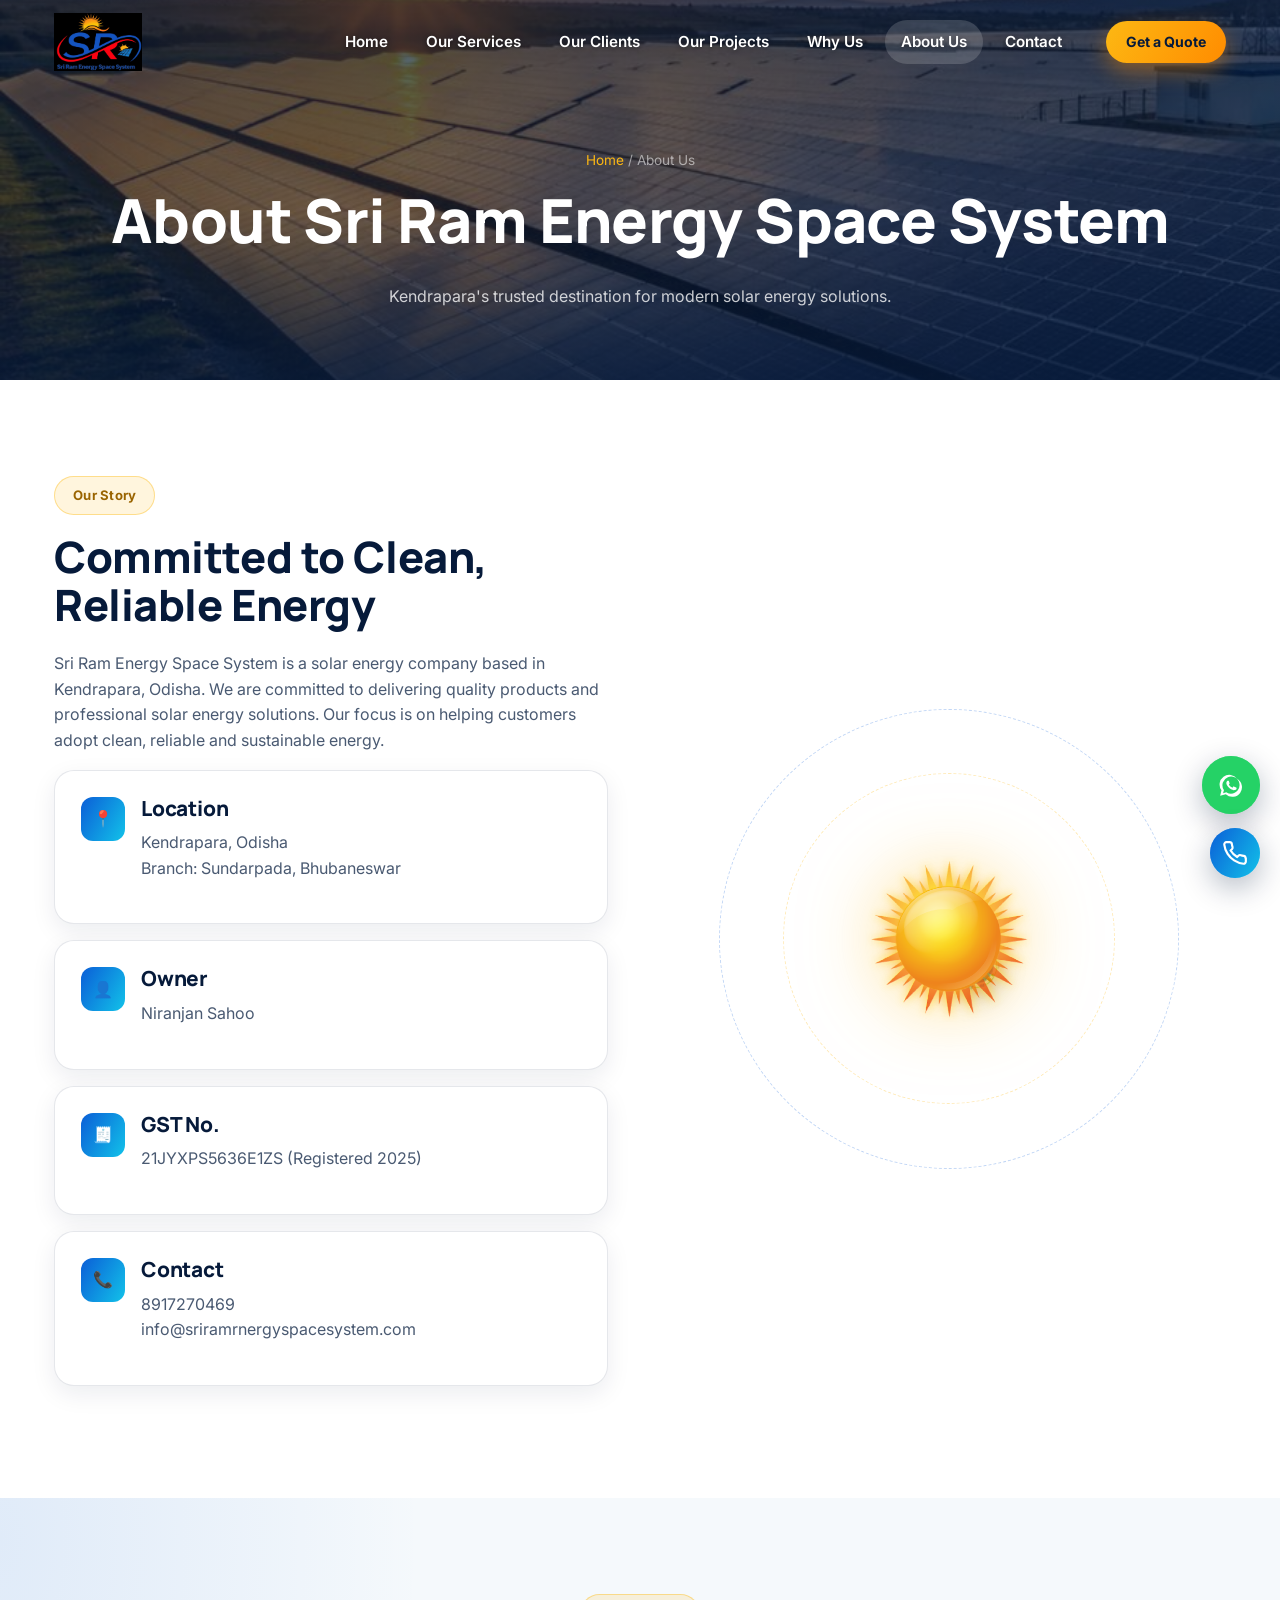
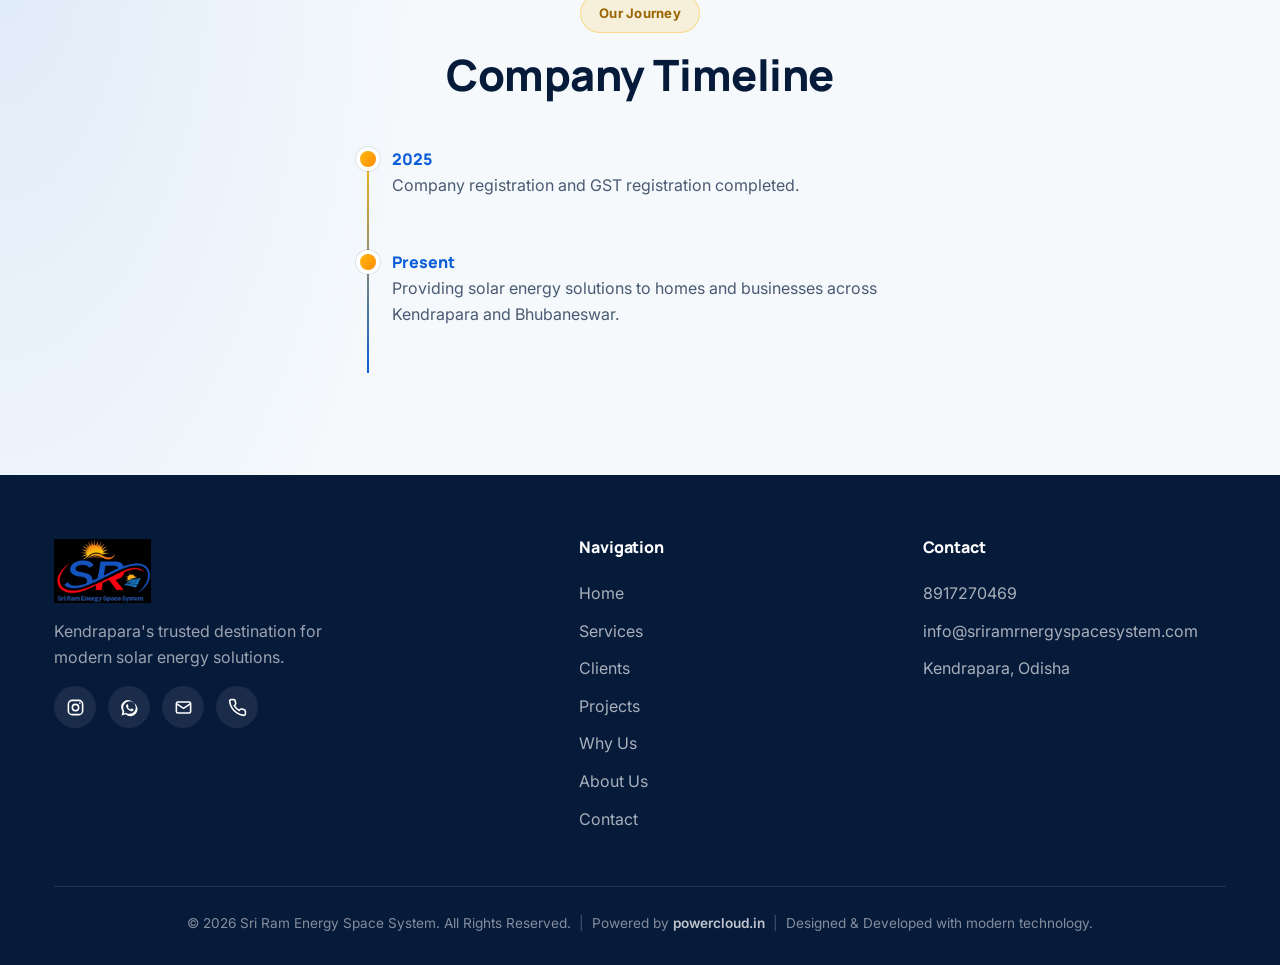
<file: About Us/index.html>
<!DOCTYPE html>
<html lang="en">
<head>
<meta charset="UTF-8">
<meta name="viewport" content="width=device-width, initial-scale=1.0">
<title>About Us | Sri Ram Energy Space System</title>
<meta name="description" content="Learn about Sri Ram Energy Space System, a solar energy company based in Kendrapara, Odisha, led by Niranjan Sahoo.">
<meta name="keywords" content="about Sri Ram Energy Space System, solar company Kendrapara">
<link rel="canonical" href="https://www.sriramenergyspacesystem.com/about-us/">
<meta property="og:title" content="About Us | Sri Ram Energy Space System">
<meta property="og:description" content="Learn about Sri Ram Energy Space System, a solar energy company based in Kendrapara, Odisha, led by Niranjan Sahoo.">
<meta property="og:type" content="website">
<meta property="og:image" content="../images/logo.png">
<link rel="icon" href="../images/logo.png">
<link rel="stylesheet" href="../css/style.css">
</head>
<body>
<header class="site-header">
  <div class="header-inner">
    <a href="../index.html" class="brand"><img src="../images/logo.png" alt="Sri Ram Energy Space System logo"></a>
    <nav class="main-nav" aria-label="Primary">
      <a href="../index.html">Home</a>
      <a href="../Our Services/index.html">Our Services</a>
      <a href="../Our Clients/index.html">Our Clients</a>
      <a href="../Our Projects/index.html">Our Projects</a>
      <a href="../Why Us/index.html">Why Us</a>
      <a href="../About Us/index.html" class="active">About Us</a>
      <a href="../Contact/index.html">Contact</a>
    </nav>
    <div class="header-actions">
      <a href="../Contact/index.html" class="btn btn-solar btn-sm desktop-only">Get a Quote</a>
      <button class="hamburger" aria-label="Open menu" aria-expanded="false"><span></span><span></span><span></span></button>
    </div>
  </div>
</header>

<nav class="mobile-nav" aria-label="Mobile">
  <a href="../index.html">Home</a>
  <a href="../Our Services/index.html">Our Services</a>
  <a href="../Our Clients/index.html">Our Clients</a>
  <a href="../Our Projects/index.html">Our Projects</a>
  <a href="../Why Us/index.html">Why Us</a>
  <a href="../About Us/index.html">About Us</a>
  <a href="../Contact/index.html">Contact</a>
  <a href="../Contact/index.html" class="btn btn-solar btn-block">Get a Quote</a>
</nav>
<section class="page-hero">
  <div class="page-hero-media"><img src="../images/about-banner.jpg" alt="" loading="lazy" onerror="this.parentElement.style.display='none'"></div>
  <div class="page-hero-media-overlay"></div>
  <div class="container">
    <div class="breadcrumb"><a href="../index.html">Home</a> / About Us</div>
    <h1>About Sri Ram Energy Space System</h1>
    <p>Kendrapara's trusted destination for modern solar energy solutions.</p>
  </div>
</section>
<section style="background:#fff;">
  <div class="container about-grid">
    <div class="reveal">
      <div class="eyebrow-badge">Our Story</div>
      <h2>Committed to Clean, Reliable Energy</h2>
      <p>Sri Ram Energy Space System is a solar energy company based in Kendrapara, Odisha. We are committed to delivering quality products and professional solar energy solutions. Our focus is on helping customers adopt clean, reliable and sustainable energy.</p>
      <div class="info-card"><div class="ic">📍</div><div><h3>Location</h3><p>Kendrapara, Odisha<br>Branch: Sundarpada, Bhubaneswar</p></div></div>
      <div class="info-card"><div class="ic">👤</div><div><h3>Owner</h3><p>Niranjan Sahoo</p></div></div>
      <div class="info-card"><div class="ic">🧾</div><div><h3>GST No.</h3><p>21JYXPS5636E1ZS (Registered 2025)</p></div></div>
      <div class="info-card"><div class="ic">📞</div><div><h3>Contact</h3><p><a href="#" data-call>8917270469</a><br><a href="#" data-mail>info@sriramrnergyspacesystem.com</a></p></div></div>
    </div>
    <div class="reveal-scale">
      <div class="orbit-graphic">
        <div class="orbit-ring r1"><div class="sat"><img src="../images/earth.png" alt="Earth"></div></div>
        <div class="orbit-ring r2"><div class="sat"><img src="../images/energy-symbol.png" alt="Clean energy"></div></div>
        <div class="orbit-core"><img src="../images/sun.png" alt="Sun"></div>
      </div>
    </div>
  </div>
</section>
<section>
  <div class="container">
    <div class="section-head center reveal">
      <div class="eyebrow-badge">Our Journey</div>
      <h2>Company Timeline</h2>
    </div>
    <div class="timeline reveal">
      <div class="tl-item"><div class="tl-year">2025</div><p>Company registration and GST registration completed.</p></div>
      <div class="tl-item"><div class="tl-year">Present</div><p>Providing solar energy solutions to homes and businesses across Kendrapara and Bhubaneswar.</p></div>
    </div>
  </div>
</section>
<footer class="site-footer">
  <div class="container">
    <div class="footer-grid">
      <div>
        <div class="footer-logo"><img src="../images/logo.png" alt="Sri Ram Energy Space System logo"></div>
        <p class="footer-tagline">Kendrapara's trusted destination for modern solar energy solutions.</p>
        <div class="footer-social">
          <a class="ig" href="https://www.instagram.com/sri_ram_energy_space_system/" target="_blank" rel="noopener" aria-label="Instagram"><svg viewBox="0 0 24 24" fill="none" stroke="currentColor" stroke-width="2"><rect x="3" y="3" width="18" height="18" rx="5"/><circle cx="12" cy="12" r="4"/><circle cx="17.5" cy="6.5" r="1" fill="currentColor" stroke="none"/></svg></a>
          <a class="wa" href="#" data-wa aria-label="Chat on WhatsApp"><svg viewBox="0 0 24 24" fill="currentColor"><path d="M17.6 6.3A8.9 8.9 0 0 0 3.2 16.9L2 22l5.2-1.4A8.9 8.9 0 1 0 17.6 6.3ZM12 20a7.9 7.9 0 0 1-4-1.1l-.3-.2-3 .8.8-2.9-.2-.3A7.9 7.9 0 1 1 12 20Zm4.4-5.9c-.2-.1-1.4-.7-1.6-.8-.2-.1-.4-.1-.5.1-.2.2-.6.8-.7.9-.1.2-.3.2-.5.1-1.3-.6-2.1-1.1-3-2.6-.2-.4.2-.4.6-1.2.1-.1 0-.3 0-.4-.1-.1-.5-1.3-.7-1.8-.2-.5-.4-.4-.5-.4h-.4c-.2 0-.4.1-.6.3-.2.2-.8.8-.8 1.9s.8 2.2.9 2.4c.1.2 1.6 2.5 4 3.5.6.2 1 .4 1.3.5.6.2 1.1.2 1.5.1.5-.1 1.4-.6 1.6-1.1.2-.5.2-1 .1-1.1-.1-.1-.2-.2-.4-.3Z"/></svg></a>
          <a class="mail" href="#" data-mail aria-label="Email us"><svg viewBox="0 0 24 24" fill="none" stroke="currentColor" stroke-width="2"><rect x="3" y="5" width="18" height="14" rx="2"/><path d="m3 7 9 6 9-6"/></svg></a>
          <a class="call" href="#" data-call aria-label="Call us"><svg viewBox="0 0 24 24" fill="none" stroke="currentColor" stroke-width="2"><path d="M22 16.9v3a2 2 0 0 1-2.2 2 19.8 19.8 0 0 1-8.6-3.1 19.5 19.5 0 0 1-6-6A19.8 19.8 0 0 1 2.1 4.2 2 2 0 0 1 4.1 2h3a2 2 0 0 1 2 1.7c.1.9.3 1.8.6 2.7a2 2 0 0 1-.5 2.1L8 9.7a16 16 0 0 0 6 6l1.2-1.2a2 2 0 0 1 2.1-.5c.9.3 1.8.5 2.7.6a2 2 0 0 1 1.7 2Z"/></svg></a>
        </div>
      </div>
      <div class="footer-col">
        <h4>Navigation</h4>
        <a href="../index.html">Home</a>
        <a href="../Our Services/index.html">Services</a>
        <a href="../Our Clients/index.html">Clients</a>
        <a href="../Our Projects/index.html">Projects</a>
        <a href="../Why Us/index.html">Why Us</a>
        <a href="../About Us/index.html">About Us</a>
        <a href="../Contact/index.html">Contact</a>
      </div>
      <div class="footer-col">
        <h4>Contact</h4>
        <a href="#" data-call>8917270469</a>
        <a href="#" data-mail>info@sriramrnergyspacesystem.com</a>
        <li>Kendrapara, Odisha</li>
      </div>
    </div>
    <div class="footer-bottom">
      © <span data-year></span> Sri Ram Energy Space System. All Rights Reserved.<span class="sep">|</span>Powered by <a href="https://powercloud.in/" target="_blank" rel="noopener">powercloud.in</a><span class="sep">|</span>Designed &amp; Developed with modern technology.
    </div>
  </div>
</footer>

<div class="float-stack">
  <a class="fab whatsapp" href="#" data-wa aria-label="Chat on WhatsApp"><svg viewBox="0 0 24 24" fill="currentColor"><path d="M17.6 6.3A8.9 8.9 0 0 0 3.2 16.9L2 22l5.2-1.4A8.9 8.9 0 1 0 17.6 6.3ZM12 20a7.9 7.9 0 0 1-4-1.1l-.3-.2-3 .8.8-2.9-.2-.3A7.9 7.9 0 1 1 12 20Zm4.4-5.9c-.2-.1-1.4-.7-1.6-.8-.2-.1-.4-.1-.5.1-.2.2-.6.8-.7.9-.1.2-.3.2-.5.1-1.3-.6-2.1-1.1-3-2.6-.2-.4.2-.4.6-1.2.1-.1 0-.3 0-.4-.1-.1-.5-1.3-.7-1.8-.2-.5-.4-.4-.5-.4h-.4c-.2 0-.4.1-.6.3-.2.2-.8.8-.8 1.9s.8 2.2.9 2.4c.1.2 1.6 2.5 4 3.5.6.2 1 .4 1.3.5.6.2 1.1.2 1.5.1.5-.1 1.4-.6 1.6-1.1.2-.5.2-1 .1-1.1-.1-.1-.2-.2-.4-.3Z"/></svg></a>
  <a class="fab call" href="#" data-call aria-label="Call now"><svg viewBox="0 0 24 24" fill="none" stroke="currentColor" stroke-width="2"><path d="M22 16.9v3a2 2 0 0 1-2.2 2 19.8 19.8 0 0 1-8.6-3.1 19.5 19.5 0 0 1-6-6A19.8 19.8 0 0 1 2.1 4.2 2 2 0 0 1 4.1 2h3a2 2 0 0 1 2 1.7c.1.9.3 1.8.6 2.7a2 2 0 0 1-.5 2.1L8 9.7a16 16 0 0 0 6 6l1.2-1.2a2 2 0 0 1 2.1-.5c.9.3 1.8.5 2.7.6a2 2 0 0 1 1.7 2Z"/></svg></a>
</div>

<script src="../js/main.js"></script>
</body>
</html>
</file>
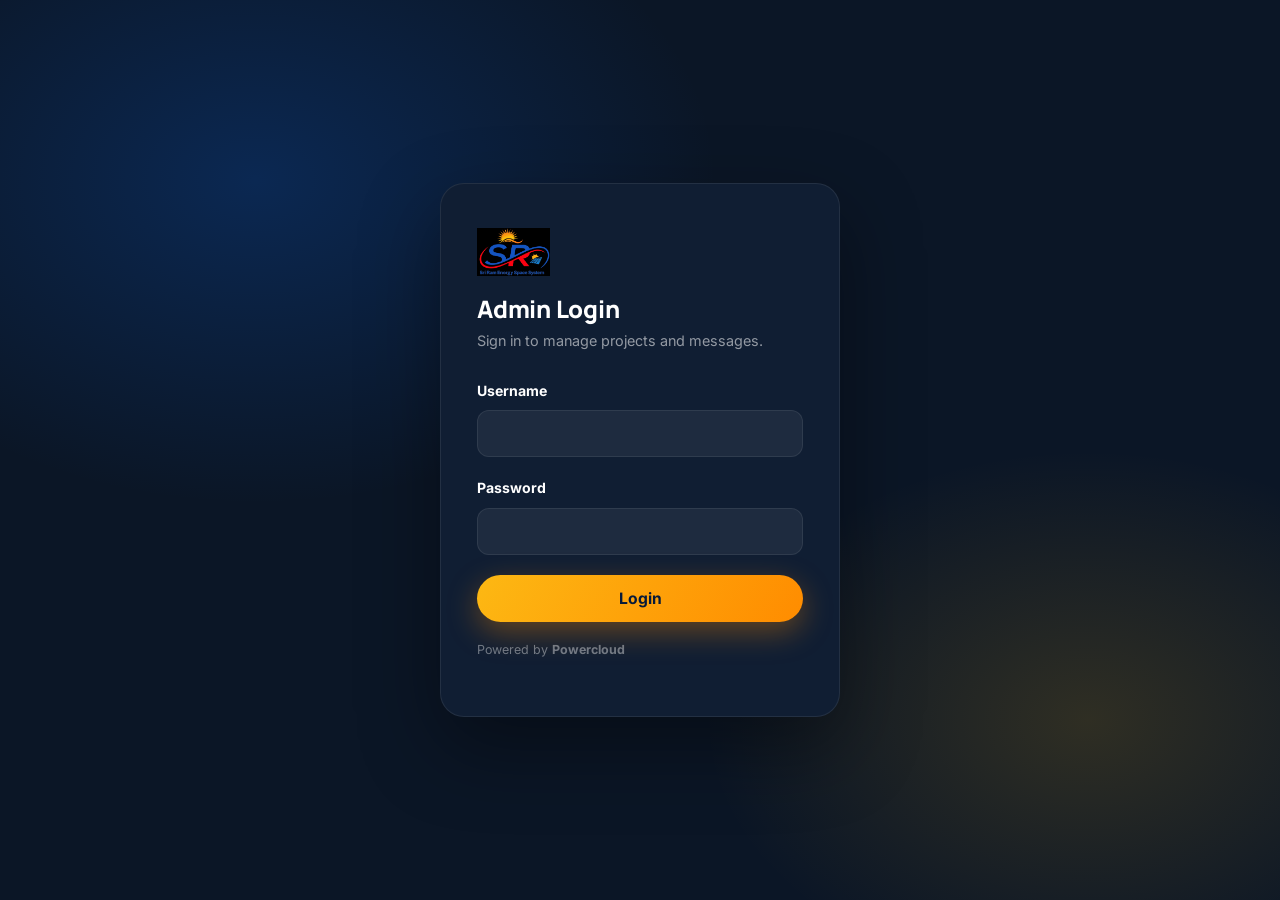
<file: admin/index.html>
<!DOCTYPE html>
<html lang="en">
<head>
<meta charset="UTF-8">
<meta name="viewport" content="width=device-width, initial-scale=1.0">
<title>Admin Panel | Sri Ram Energy Space System</title>
<meta name="robots" content="noindex, nofollow">
<link rel="icon" href="../images/logo.png">
<link rel="stylesheet" href="../css/style.css">
<style>
  :root{ --adm-bg:#0B1626; --adm-panel:#101E33; --adm-line:rgba(255,255,255,0.08); }
  body{ padding-top:0; background: var(--adm-bg); }
  .site-header, .mobile-nav, .site-footer, .float-stack{ display:none !important; }

  #admin-login{
    min-height:100vh; display:flex; align-items:center; justify-content:center;
    background: radial-gradient(60% 60% at 20% 20%, rgba(11,94,215,0.25), transparent 60%),
                radial-gradient(50% 50% at 85% 80%, rgba(253,184,19,0.15), transparent 60%), var(--adm-bg);
    padding: 24px;
  }
  .login-card{ background:#101E33; border:1px solid var(--adm-line); border-radius:24px; padding:44px 36px; width:100%; max-width:400px; box-shadow: 0 30px 80px rgba(0,0,0,0.4); }
  .login-card img{ height:48px; margin-bottom:20px; }
  .login-card h1{ color:#fff; font-size:1.5rem; margin-bottom:6px; }
  .login-card p.sub{ color:rgba(255,255,255,0.55); margin-bottom:28px; font-size:.9rem; }
  .login-card label{ color:#fff; }
  .login-card input{ background: rgba(255,255,255,0.06); border:1px solid var(--adm-line); color:#fff; }
  .login-card input:focus{ border-color:var(--blue-light); }

  #admin-dashboard{ display:none; min-height:100vh; }
  .adm-sidebar{
    width:250px; background: var(--adm-panel); border-right:1px solid var(--adm-line);
    padding:24px 18px; display:flex; flex-direction:column; gap:6px; position:fixed; top:0; bottom:0; left:0;
  }
  .adm-sidebar .brand-row{ display:flex; align-items:center; gap:10px; padding:6px 10px 22px; }
  .adm-sidebar .brand-row img{ height:36px; }
  .adm-sidebar .brand-row span{ color:#fff; font-weight:800; font-family:'Manrope',sans-serif; font-size:.95rem; }
  .adm-tab{
    display:flex; align-items:center; gap:12px; padding:12px 14px; border-radius:12px;
    color:rgba(255,255,255,0.65); font-weight:600; background:transparent; border:none; text-align:left; width:100%; font-size:.95rem;
  }
  .adm-tab:hover{ background: rgba(255,255,255,0.06); color:#fff; }
  .adm-tab.active{ background: var(--grad-sky); color:#fff; }
  .adm-main{ margin-left:250px; padding:32px 36px; flex:1; }
  .adm-topbar{ display:flex; justify-content:space-between; align-items:center; margin-bottom:28px; }
  .adm-topbar h2{ color:#fff; margin:0; }
  .adm-topbar p{ color: rgba(255,255,255,0.5); margin:0; }
  .adm-cards{ display:grid; grid-template-columns:repeat(4,1fr); gap:18px; margin-bottom:32px; }
  .adm-card{ background: var(--adm-panel); border:1px solid var(--adm-line); border-radius:16px; padding:22px; }
  .adm-card .num{ color:#fff; font-family:'Manrope',sans-serif; font-weight:800; font-size:1.8rem; }
  .adm-card .lbl{ color: rgba(255,255,255,0.5); font-size:.85rem; }
  .adm-panel-box{ background: var(--adm-panel); border:1px solid var(--adm-line); border-radius:16px; padding:24px; }
  .adm-table{ width:100%; border-collapse:collapse; color:#fff; }
  .adm-table th{ text-align:left; padding:12px; font-size:.8rem; color:rgba(255,255,255,0.5); border-bottom:1px solid var(--adm-line); }
  .adm-table td{ padding:12px; border-bottom:1px solid var(--adm-line); font-size:.9rem; }
  .adm-form label{ color:#fff; }
  .adm-form input, .adm-form textarea{ background: rgba(255,255,255,0.06); border:1px solid var(--adm-line); color:#fff; }
  .dropzone{
    border:2px dashed var(--adm-line); border-radius:14px; padding:28px; text-align:center; color:rgba(255,255,255,0.55);
    cursor:pointer; margin-bottom:16px;
  }
  .dropzone:hover{ border-color: var(--blue-light); }
  #image-preview{ display:none; max-width:220px; border-radius:12px; margin-bottom:16px; }
  .confirm-overlay{
    position:fixed; inset:0; background:rgba(0,0,0,0.6); display:flex; align-items:center; justify-content:center;
    z-index:3000; opacity:0; pointer-events:none; transition:opacity .3s;
  }
  .confirm-overlay.open{ opacity:1; pointer-events:auto; }
  .confirm-box{ background:#101E33; border:1px solid var(--adm-line); border-radius:16px; padding:28px; max-width:340px; text-align:center; color:#fff; }
  .confirm-box .row{ display:flex; gap:12px; margin-top:20px; }
  .mobile-sidebar-toggle{ display:none; }
  @media (max-width: 900px){
    .adm-sidebar{ transform: translateX(-100%); transition: transform .3s; z-index:1500; }
    .adm-sidebar.open{ transform: translateX(0); }
    .adm-main{ margin-left:0; padding:20px; }
    .mobile-sidebar-toggle{ display:inline-flex; }
    .adm-cards{ grid-template-columns:repeat(2,1fr); }
  }
</style>
</head>
<body>

<!-- LOGIN -->
<div id="admin-login">
  <div class="login-card">
    <img src="../images/logo.png" alt="Sri Ram Energy Space System logo">
    <h1>Admin Login</h1>
    <p class="sub">Sign in to manage projects and messages.</p>
    <form id="admin-login-form">
      <div class="field"><label for="a-user">Username</label><input id="a-user" name="username" type="text" required autocomplete="username"></div>
      <div class="field"><label for="a-pass">Password</label><input id="a-pass" name="password" type="password" required autocomplete="current-password"></div>
      <button type="submit" class="btn btn-solar btn-block">Login</button>
    </form>
    <p style="color:rgba(255,255,255,0.4); font-size:.78rem; margin-top:18px;">Powered by <a href="https://powercloud.in/" target="_blank" rel="noopener noreferrer" style="color:inherit; text-decoration:none; font-weight:bold;">Powercloud</a></p>
  </div>
</div>

<!-- DASHBOARD -->
<div id="admin-dashboard" style="display:flex;">
  <aside class="adm-sidebar" id="adm-sidebar">
    <div class="brand-row"><img src="../images/logo.png" alt="logo"><span>SRI RAM ADMIN</span></div>
    <button class="adm-tab active" data-tab="dashboard">📊 Dashboard</button>
    <button class="adm-tab" data-tab="projects">🗂️ Projects</button>
    <button class="adm-tab" data-tab="add-project">➕ Add Project</button>
    <button class="adm-tab" data-tab="messages">✉️ Messages</button>
    <button class="adm-tab" data-logout style="margin-top:auto;">🚪 Logout</button>
  </aside>

  <main class="adm-main">
    <div class="adm-topbar">
      <div>
        <h2>Admin Dashboard</h2>
        <p>Manage your projects and customer messages.</p>
      </div>
      <button class="btn btn-ghost mobile-sidebar-toggle" id="sidebar-toggle" style="color:#fff;border-color:var(--adm-line);">☰ Menu</button>
    </div>

    <div data-panel="dashboard">
      <div class="adm-cards">
        <div class="adm-card"><div class="num" id="stat-total">0</div><div class="lbl">Total Projects</div></div>
        <div class="adm-card"><div class="num" id="stat-active">0</div><div class="lbl">Active Projects</div></div>
        <div class="adm-card"><div class="num" id="stat-messages">—</div><div class="lbl">Messages</div></div>
        <div class="adm-card"><div class="num" id="stat-latest" style="font-size:1rem;">—</div><div class="lbl">Latest Project</div></div>
      </div>
      <div class="adm-panel-box">
        <p style="color:rgba(255,255,255,0.6);">Use the sidebar to add new projects or review recent customer enquiries.</p>
      </div>
    </div>

    <div data-panel="projects" style="display:none;">
      <div class="adm-panel-box" style="overflow-x:auto;">
        <table class="adm-table">
          <thead><tr><th>Image</th><th>Title</th><th>Created</th><th>Updated</th><th>Status</th><th>Actions</th></tr></thead>
          <tbody id="admin-projects-body"></tbody>
        </table>
      </div>
    </div>

    <div data-panel="add-project" style="display:none;">
      <div class="adm-panel-box adm-form" style="max-width:560px;">
        <h3 id="project-form-heading" style="color:#fff;">Add Project</h3>
        <form id="project-form">
          <div class="dropzone" onclick="document.getElementById('project-image').click()">
            📤 Click to upload project image (JPG, PNG, WEBP — max 5MB)
            <input type="file" id="project-image" accept="image/jpeg,image/png,image/webp" style="display:none;">
          </div>
          <img id="image-preview" alt="Preview">
          <div class="field"><label for="p-title">Project Title</label><input id="p-title" name="title" type="text" required></div>
          <div class="field"><label for="p-story">Project Story</label><textarea id="p-story" name="story" rows="5" required></textarea></div>
          <button type="submit" class="btn btn-solar btn-block">Publish Project</button>
        </form>
      </div>
    </div>

    <div data-panel="messages" style="display:none;">
  <div class="adm-panel-box" style="overflow-x:auto;">
    <table class="adm-table">
      <thead><tr><th>Name</th><th>Phone</th><th>Email</th><th>Subject</th><th>Message</th><th>Date</th></tr></thead>
      <tbody id="admin-messages-body"></tbody>
    </table>
  </div>
</div>
  </main>
</div>

<div class="confirm-overlay" id="confirm-dialog">
  <div class="confirm-box">
    <h3>Delete Project?</h3>
    <p style="color:rgba(255,255,255,0.6);">Are you sure you want to delete this project? This cannot be undone.</p>
    <div class="row">
      <button class="btn btn-ghost btn-block" data-confirm-no style="color:#fff;border-color:var(--adm-line);">Cancel</button>
      <button class="btn btn-solar btn-block" data-confirm-yes>Delete</button>
    </div>
  </div>
</div>

<script src="../js/main.js"></script>
<script>
  document.getElementById("sidebar-toggle")?.addEventListener("click", () => {
    document.getElementById("adm-sidebar").classList.toggle("open");
  });
</script>
</body>
</html>
</file>
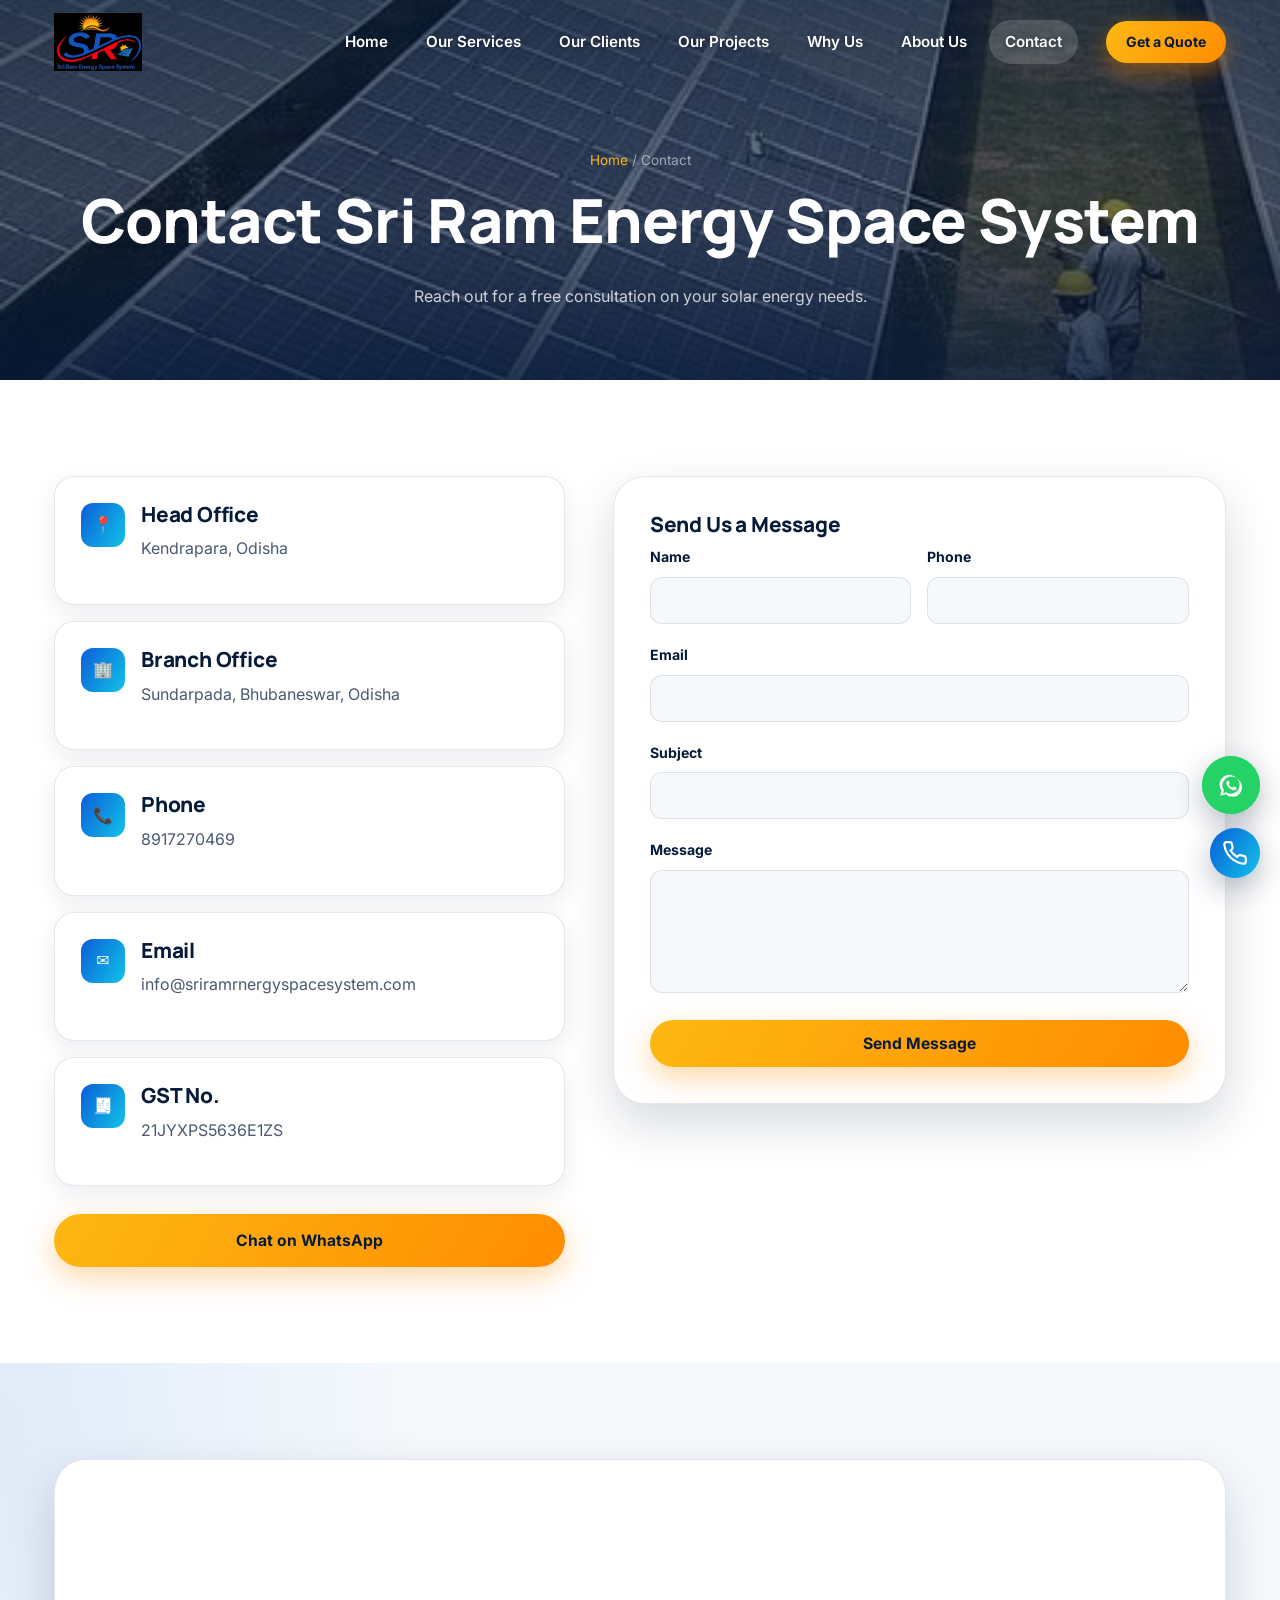
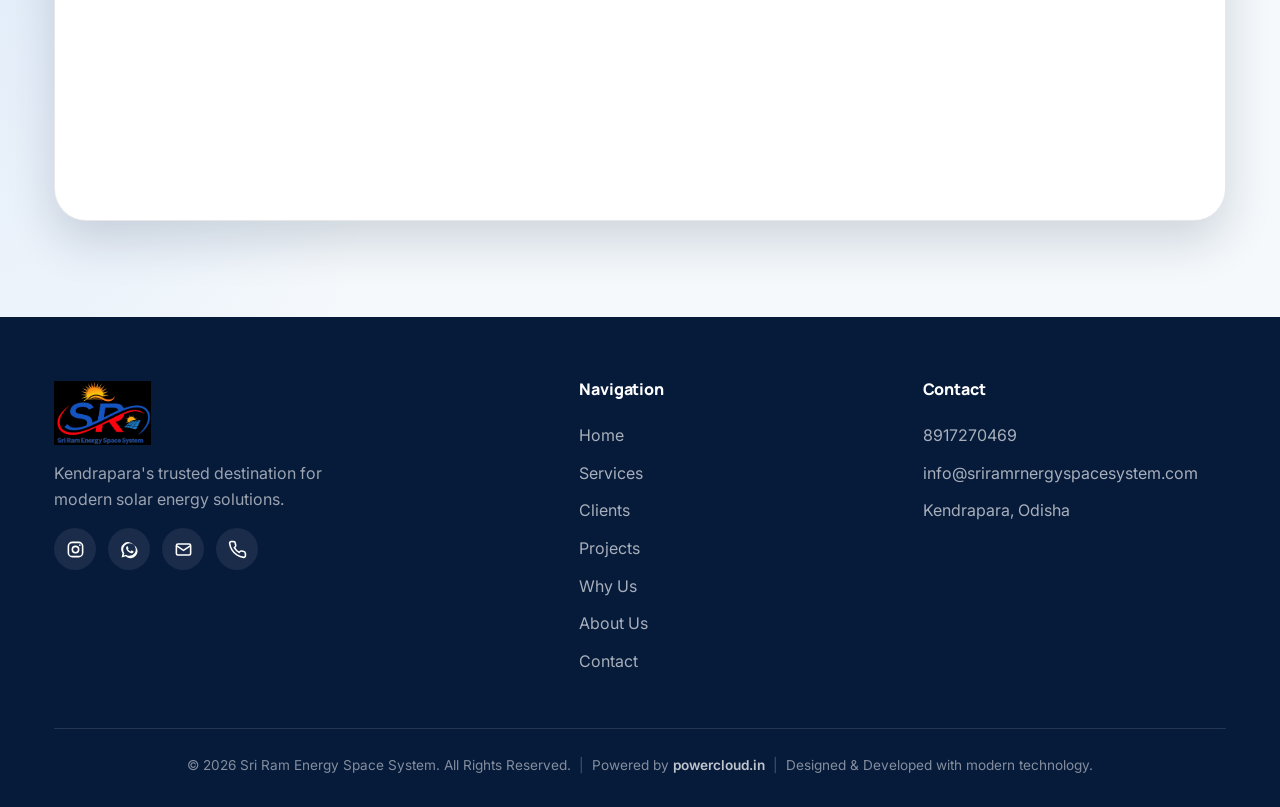
<file: Contact/index.html>
<!DOCTYPE html>
<html lang="en">
<head>
<meta charset="UTF-8">
<meta name="viewport" content="width=device-width, initial-scale=1.0">
<title>Contact Us | Sri Ram Energy Space System</title>
<meta name="description" content="Get in touch with Sri Ram Energy Space System for solar solutions in Kendrapara and Bhubaneswar, Odisha.">
<meta name="keywords" content="contact solar company Odisha, solar quote Kendrapara">
<link rel="canonical" href="https://www.sriramenergyspacesystem.com/contact/">
<meta property="og:title" content="Contact Us | Sri Ram Energy Space System">
<meta property="og:description" content="Get in touch with Sri Ram Energy Space System for solar solutions in Kendrapara and Bhubaneswar, Odisha.">
<meta property="og:type" content="website">
<meta property="og:image" content="../images/logo.png">
<link rel="icon" href="../images/logo.png">
<link rel="stylesheet" href="../css/style.css">
</head>
<body>
<header class="site-header">
  <div class="header-inner">
    <a href="../index.html" class="brand"><img src="../images/logo.png" alt="Sri Ram Energy Space System logo"></a>
    <nav class="main-nav" aria-label="Primary">
      <a href="../index.html">Home</a>
      <a href="../Our Services/index.html">Our Services</a>
      <a href="../Our Clients/index.html">Our Clients</a>
      <a href="../Our Projects/index.html">Our Projects</a>
      <a href="../Why Us/index.html">Why Us</a>
      <a href="../About Us/index.html">About Us</a>
      <a href="../Contact/index.html" class="active">Contact</a>
    </nav>
    <div class="header-actions">
      <a href="../Contact/index.html" class="btn btn-solar btn-sm desktop-only">Get a Quote</a>
      <button class="hamburger" aria-label="Open menu" aria-expanded="false"><span></span><span></span><span></span></button>
    </div>
  </div>
</header>

<nav class="mobile-nav" aria-label="Mobile">
  <a href="../index.html">Home</a>
  <a href="../Our Services/index.html">Our Services</a>
  <a href="../Our Clients/index.html">Our Clients</a>
  <a href="../Our Projects/index.html">Our Projects</a>
  <a href="../Why Us/index.html">Why Us</a>
  <a href="../About Us/index.html">About Us</a>
  <a href="../Contact/index.html">Contact</a>
  <a href="../Contact/index.html" class="btn btn-solar btn-block">Get a Quote</a>
</nav>
<section class="page-hero">
  <div class="page-hero-media"><img src="../images/contact-banner.jpg" alt="" loading="lazy" onerror="this.parentElement.style.display='none'"></div>
  <div class="page-hero-media-overlay"></div>
  <div class="container">
    <div class="breadcrumb"><a href="../index.html">Home</a> / Contact</div>
    <h1>Contact Sri Ram Energy Space System</h1>
    <p>Reach out for a free consultation on your solar energy needs.</p>
  </div>
</section>
<section style="background:#fff;">
  <div class="container contact-grid">
    <div class="reveal">
      <div class="info-card"><div class="ic">📍</div><div><h3>Head Office</h3><p>Kendrapara, Odisha</p></div></div>
      <div class="info-card"><div class="ic">🏢</div><div><h3>Branch Office</h3><p>Sundarpada, Bhubaneswar, Odisha</p></div></div>
      <div class="info-card"><div class="ic">📞</div><div><h3>Phone</h3><p><a href="#" data-call>8917270469</a></p></div></div>
      <div class="info-card"><div class="ic">✉️</div><div><h3>Email</h3><p><a href="#" data-mail>info@sriramrnergyspacesystem.com</a></p></div></div>
      <div class="info-card"><div class="ic">🧾</div><div><h3>GST No.</h3><p>21JYXPS5636E1ZS</p></div></div>
      <a href="#" data-wa="Hello Sri Ram Energy Space System, I would like to know more about your solar energy solutions." class="btn btn-solar btn-block" style="margin-top:12px;">Chat on WhatsApp</a>
    </div>
    <div class="reveal-scale">
      <div class="form-card">
        <h3>Send Us a Message</h3>
        <form id="contact-form">
          <div class="field-row">
            <div class="field"><label for="c-name">Name</label><input id="c-name" name="name" type="text" required></div>
            <div class="field"><label for="c-phone">Phone</label><input id="c-phone" name="phone" type="tel" required></div>
          </div>
          <div class="field"><label for="c-email">Email</label><input id="c-email" name="email" type="email"></div>
          <div class="field"><label for="c-subject">Subject</label><input id="c-subject" name="subject" type="text"></div>
          <div class="field"><label for="c-message">Message</label><textarea id="c-message" name="message" rows="5" required></textarea></div>
          <button type="submit" class="btn btn-solar btn-block">Send Message</button>
          <div class="form-status" id="contact-status"></div>
        </form>
      </div>
    </div>
  </div>
</section>
<section>
  <div class="container reveal">
    <div class="form-card" style="padding:0; overflow:hidden;">
      <iframe title="Kendrapara, Odisha map" src="https://www.google.com/maps?q=Kendrapara,Odisha&output=embed" width="100%" height="360" style="border:0; display:block;" loading="lazy"></iframe>
    </div>
  </div>
</section>
<footer class="site-footer">
  <div class="container">
    <div class="footer-grid">
      <div>
        <div class="footer-logo"><img src="../images/logo.png" alt="Sri Ram Energy Space System logo"></div>
        <p class="footer-tagline">Kendrapara's trusted destination for modern solar energy solutions.</p>
        <div class="footer-social">
          <a class="ig" href="https://www.instagram.com/sri_ram_energy_space_system/" target="_blank" rel="noopener" aria-label="Instagram"><svg viewBox="0 0 24 24" fill="none" stroke="currentColor" stroke-width="2"><rect x="3" y="3" width="18" height="18" rx="5"/><circle cx="12" cy="12" r="4"/><circle cx="17.5" cy="6.5" r="1" fill="currentColor" stroke="none"/></svg></a>
          <a class="wa" href="#" data-wa aria-label="Chat on WhatsApp"><svg viewBox="0 0 24 24" fill="currentColor"><path d="M17.6 6.3A8.9 8.9 0 0 0 3.2 16.9L2 22l5.2-1.4A8.9 8.9 0 1 0 17.6 6.3ZM12 20a7.9 7.9 0 0 1-4-1.1l-.3-.2-3 .8.8-2.9-.2-.3A7.9 7.9 0 1 1 12 20Zm4.4-5.9c-.2-.1-1.4-.7-1.6-.8-.2-.1-.4-.1-.5.1-.2.2-.6.8-.7.9-.1.2-.3.2-.5.1-1.3-.6-2.1-1.1-3-2.6-.2-.4.2-.4.6-1.2.1-.1 0-.3 0-.4-.1-.1-.5-1.3-.7-1.8-.2-.5-.4-.4-.5-.4h-.4c-.2 0-.4.1-.6.3-.2.2-.8.8-.8 1.9s.8 2.2.9 2.4c.1.2 1.6 2.5 4 3.5.6.2 1 .4 1.3.5.6.2 1.1.2 1.5.1.5-.1 1.4-.6 1.6-1.1.2-.5.2-1 .1-1.1-.1-.1-.2-.2-.4-.3Z"/></svg></a>
          <a class="mail" href="#" data-mail aria-label="Email us"><svg viewBox="0 0 24 24" fill="none" stroke="currentColor" stroke-width="2"><rect x="3" y="5" width="18" height="14" rx="2"/><path d="m3 7 9 6 9-6"/></svg></a>
          <a class="call" href="#" data-call aria-label="Call us"><svg viewBox="0 0 24 24" fill="none" stroke="currentColor" stroke-width="2"><path d="M22 16.9v3a2 2 0 0 1-2.2 2 19.8 19.8 0 0 1-8.6-3.1 19.5 19.5 0 0 1-6-6A19.8 19.8 0 0 1 2.1 4.2 2 2 0 0 1 4.1 2h3a2 2 0 0 1 2 1.7c.1.9.3 1.8.6 2.7a2 2 0 0 1-.5 2.1L8 9.7a16 16 0 0 0 6 6l1.2-1.2a2 2 0 0 1 2.1-.5c.9.3 1.8.5 2.7.6a2 2 0 0 1 1.7 2Z"/></svg></a>
        </div>
      </div>
      <div class="footer-col">
        <h4>Navigation</h4>
        <a href="../index.html">Home</a>
        <a href="../Our Services/index.html">Services</a>
        <a href="../Our Clients/index.html">Clients</a>
        <a href="../Our Projects/index.html">Projects</a>
        <a href="../Why Us/index.html">Why Us</a>
        <a href="../About Us/index.html">About Us</a>
        <a href="../Contact/index.html">Contact</a>
      </div>
      <div class="footer-col">
        <h4>Contact</h4>
        <a href="#" data-call>8917270469</a>
        <a href="#" data-mail>info@sriramrnergyspacesystem.com</a>
        <li>Kendrapara, Odisha</li>
      </div>
    </div>
    <div class="footer-bottom">
      © <span data-year></span> Sri Ram Energy Space System. All Rights Reserved.<span class="sep">|</span>Powered by <a href="https://powercloud.in/" target="_blank" rel="noopener">powercloud.in</a><span class="sep">|</span>Designed &amp; Developed with modern technology.
    </div>
  </div>
</footer>

<div class="float-stack">
  <a class="fab whatsapp" href="#" data-wa aria-label="Chat on WhatsApp"><svg viewBox="0 0 24 24" fill="currentColor"><path d="M17.6 6.3A8.9 8.9 0 0 0 3.2 16.9L2 22l5.2-1.4A8.9 8.9 0 1 0 17.6 6.3ZM12 20a7.9 7.9 0 0 1-4-1.1l-.3-.2-3 .8.8-2.9-.2-.3A7.9 7.9 0 1 1 12 20Zm4.4-5.9c-.2-.1-1.4-.7-1.6-.8-.2-.1-.4-.1-.5.1-.2.2-.6.8-.7.9-.1.2-.3.2-.5.1-1.3-.6-2.1-1.1-3-2.6-.2-.4.2-.4.6-1.2.1-.1 0-.3 0-.4-.1-.1-.5-1.3-.7-1.8-.2-.5-.4-.4-.5-.4h-.4c-.2 0-.4.1-.6.3-.2.2-.8.8-.8 1.9s.8 2.2.9 2.4c.1.2 1.6 2.5 4 3.5.6.2 1 .4 1.3.5.6.2 1.1.2 1.5.1.5-.1 1.4-.6 1.6-1.1.2-.5.2-1 .1-1.1-.1-.1-.2-.2-.4-.3Z"/></svg></a>
  <a class="fab call" href="#" data-call aria-label="Call now"><svg viewBox="0 0 24 24" fill="none" stroke="currentColor" stroke-width="2"><path d="M22 16.9v3a2 2 0 0 1-2.2 2 19.8 19.8 0 0 1-8.6-3.1 19.5 19.5 0 0 1-6-6A19.8 19.8 0 0 1 2.1 4.2 2 2 0 0 1 4.1 2h3a2 2 0 0 1 2 1.7c.1.9.3 1.8.6 2.7a2 2 0 0 1-.5 2.1L8 9.7a16 16 0 0 0 6 6l1.2-1.2a2 2 0 0 1 2.1-.5c.9.3 1.8.5 2.7.6a2 2 0 0 1 1.7 2Z"/></svg></a>
</div>

<script src="../js/main.js"></script>
</body>
</html>
</file>
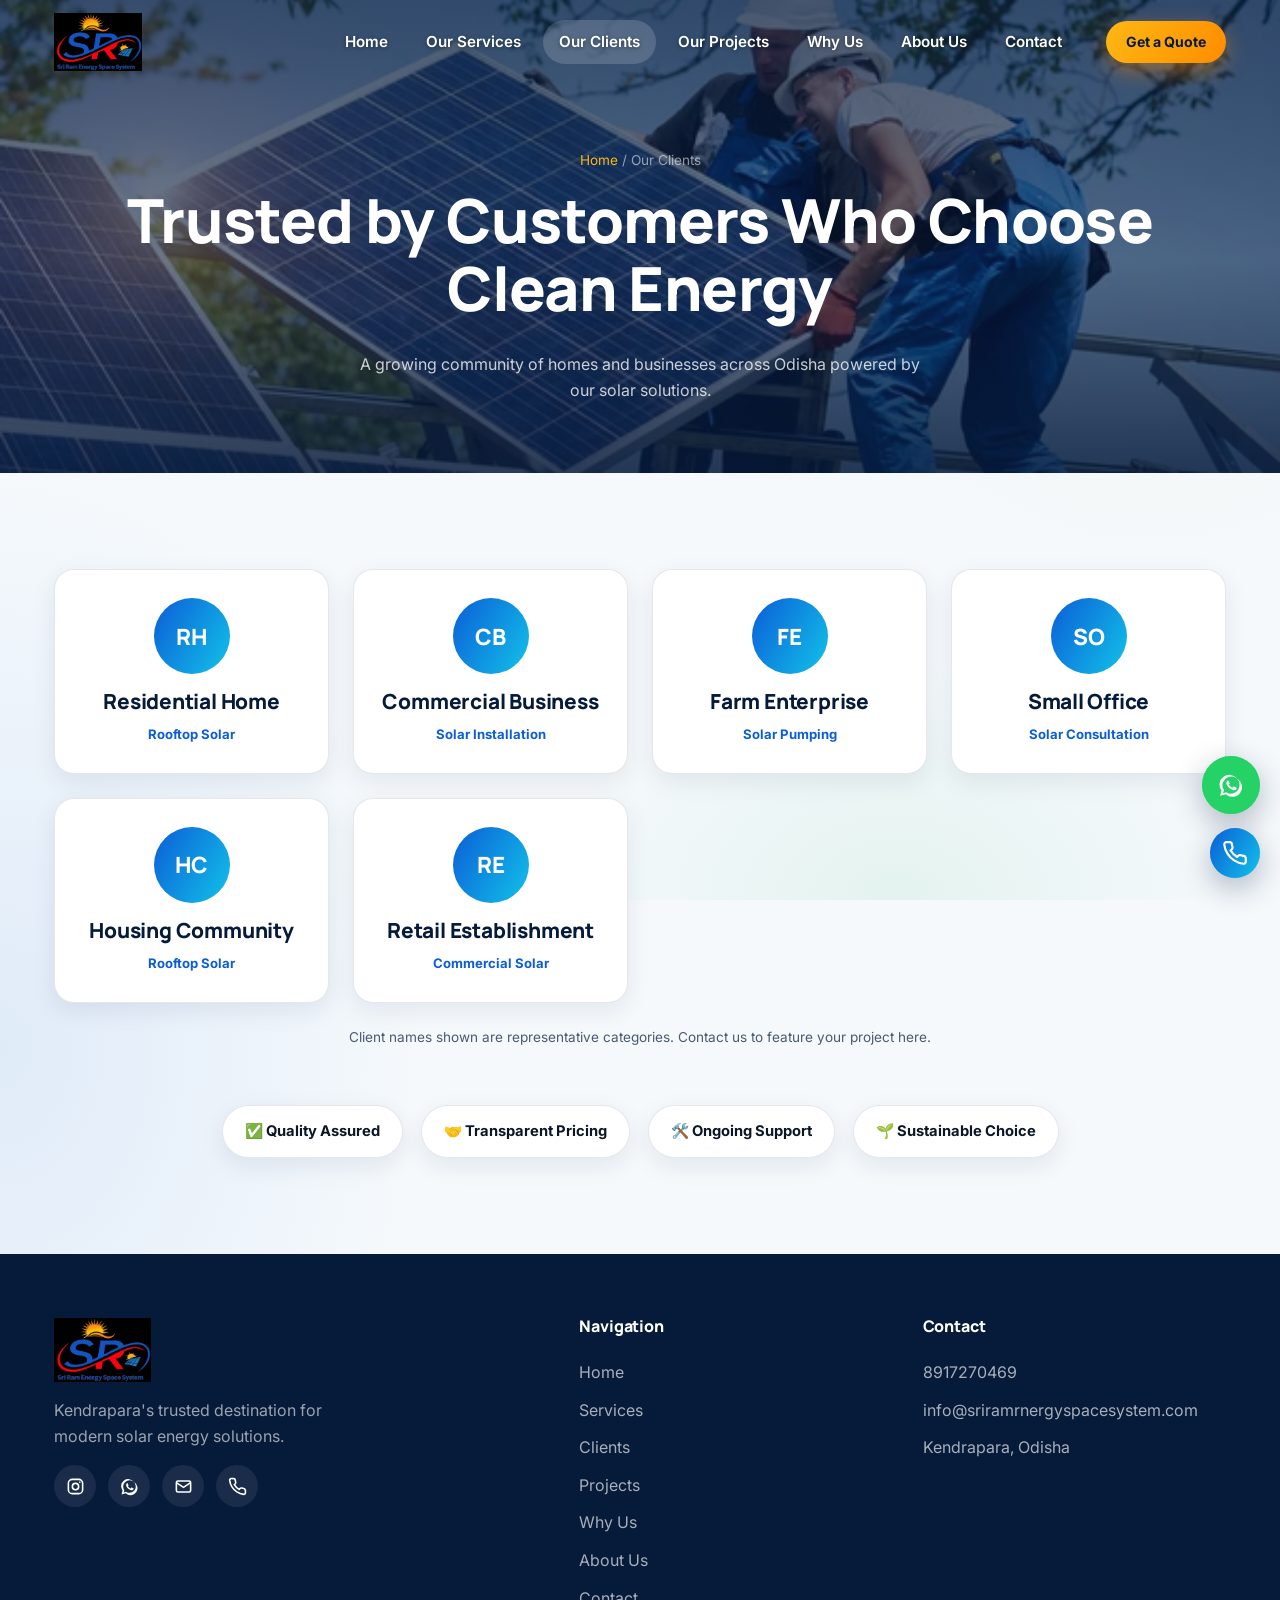
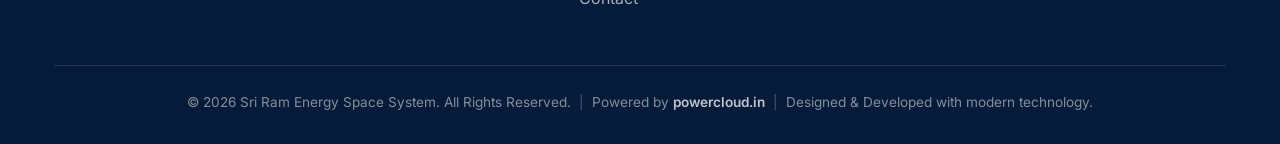
<file: Our Clients/index.html>
<!DOCTYPE html>
<html lang="en">
<head>
<meta charset="UTF-8">
<meta name="viewport" content="width=device-width, initial-scale=1.0">
<title>Our Clients | Sri Ram Energy Space System</title>
<meta name="description" content="Homes and businesses across Kendrapara and Bhubaneswar trust Sri Ram Energy Space System for solar solutions.">
<meta name="keywords" content="solar clients Odisha, solar customers Kendrapara">
<link rel="canonical" href="https://www.sriramenergyspacesystem.com/our-clients/">
<meta property="og:title" content="Our Clients | Sri Ram Energy Space System">
<meta property="og:description" content="Homes and businesses across Kendrapara and Bhubaneswar trust Sri Ram Energy Space System for solar solutions.">
<meta property="og:type" content="website">
<meta property="og:image" content="../images/logo.png">
<link rel="icon" href="../images/logo.png">
<link rel="stylesheet" href="../css/style.css">
</head>
<body>
<header class="site-header">
  <div class="header-inner">
    <a href="../index.html" class="brand"><img src="../images/logo.png" alt="Sri Ram Energy Space System logo"></a>
    <nav class="main-nav" aria-label="Primary">
      <a href="../index.html">Home</a>
      <a href="../Our Services/index.html">Our Services</a>
      <a href="../Our Clients/index.html" class="active">Our Clients</a>
      <a href="../Our Projects/index.html">Our Projects</a>
      <a href="../Why Us/index.html">Why Us</a>
      <a href="../About Us/index.html">About Us</a>
      <a href="../Contact/index.html">Contact</a>
    </nav>
    <div class="header-actions">
      <a href="../Contact/index.html" class="btn btn-solar btn-sm desktop-only">Get a Quote</a>
      <button class="hamburger" aria-label="Open menu" aria-expanded="false"><span></span><span></span><span></span></button>
    </div>
  </div>
</header>

<nav class="mobile-nav" aria-label="Mobile">
  <a href="../index.html">Home</a>
  <a href="../Our Services/index.html">Our Services</a>
  <a href="../Our Clients/index.html">Our Clients</a>
  <a href="../Our Projects/index.html">Our Projects</a>
  <a href="../Why Us/index.html">Why Us</a>
  <a href="../About Us/index.html">About Us</a>
  <a href="../Contact/index.html">Contact</a>
  <a href="../Contact/index.html" class="btn btn-solar btn-block">Get a Quote</a>
</nav>
<section class="page-hero">
  <div class="page-hero-media"><img src="../images/clients-banner.jpg" alt="" loading="lazy" onerror="this.parentElement.style.display='none'"></div>
  <div class="page-hero-media-overlay"></div>
  <div class="container">
    <div class="breadcrumb"><a href="../index.html">Home</a> / Our Clients</div>
    <h1>Trusted by Customers Who Choose Clean Energy</h1>
    <p>A growing community of homes and businesses across Odisha powered by our solar solutions.</p>
  </div>
</section>
<section>
  <div class="container">
    <div class="grid-4 stagger">
      <div class="client-card reveal" style="--i:0">
        <div class="client-logo">RH</div>
        <h3>Residential Home</h3>
        <div class="ctype">Rooftop Solar</div>
      </div>
      <div class="client-card reveal" style="--i:1">
        <div class="client-logo">CB</div>
        <h3>Commercial Business</h3>
        <div class="ctype">Solar Installation</div>
      </div>
      <div class="client-card reveal" style="--i:2">
        <div class="client-logo">FE</div>
        <h3>Farm Enterprise</h3>
        <div class="ctype">Solar Pumping</div>
      </div>
      <div class="client-card reveal" style="--i:3">
        <div class="client-logo">SO</div>
        <h3>Small Office</h3>
        <div class="ctype">Solar Consultation</div>
      </div>
      <div class="client-card reveal" style="--i:0">
        <div class="client-logo">HC</div>
        <h3>Housing Community</h3>
        <div class="ctype">Rooftop Solar</div>
      </div>
      <div class="client-card reveal" style="--i:1">
        <div class="client-logo">RE</div>
        <h3>Retail Establishment</h3>
        <div class="ctype">Commercial Solar</div>
      </div>
    </div>
    <p class="text-center reveal" style="margin-top:24px; font-size:.85rem;">Client names shown are representative categories. Contact us to feature your project here.</p>
    <div class="trust-strip reveal">
      <div class="trust-pill">✅ Quality Assured</div>
      <div class="trust-pill">🤝 Transparent Pricing</div>
      <div class="trust-pill">🛠️ Ongoing Support</div>
      <div class="trust-pill">🌱 Sustainable Choice</div>
    </div>
  </div>
</section>
<footer class="site-footer">
  <div class="container">
    <div class="footer-grid">
      <div>
        <div class="footer-logo"><img src="../images/logo.png" alt="Sri Ram Energy Space System logo"></div>
        <p class="footer-tagline">Kendrapara's trusted destination for modern solar energy solutions.</p>
        <div class="footer-social">
          <a class="ig" href="https://www.instagram.com/sri_ram_energy_space_system/" target="_blank" rel="noopener" aria-label="Instagram"><svg viewBox="0 0 24 24" fill="none" stroke="currentColor" stroke-width="2"><rect x="3" y="3" width="18" height="18" rx="5"/><circle cx="12" cy="12" r="4"/><circle cx="17.5" cy="6.5" r="1" fill="currentColor" stroke="none"/></svg></a>
          <a class="wa" href="#" data-wa aria-label="Chat on WhatsApp"><svg viewBox="0 0 24 24" fill="currentColor"><path d="M17.6 6.3A8.9 8.9 0 0 0 3.2 16.9L2 22l5.2-1.4A8.9 8.9 0 1 0 17.6 6.3ZM12 20a7.9 7.9 0 0 1-4-1.1l-.3-.2-3 .8.8-2.9-.2-.3A7.9 7.9 0 1 1 12 20Zm4.4-5.9c-.2-.1-1.4-.7-1.6-.8-.2-.1-.4-.1-.5.1-.2.2-.6.8-.7.9-.1.2-.3.2-.5.1-1.3-.6-2.1-1.1-3-2.6-.2-.4.2-.4.6-1.2.1-.1 0-.3 0-.4-.1-.1-.5-1.3-.7-1.8-.2-.5-.4-.4-.5-.4h-.4c-.2 0-.4.1-.6.3-.2.2-.8.8-.8 1.9s.8 2.2.9 2.4c.1.2 1.6 2.5 4 3.5.6.2 1 .4 1.3.5.6.2 1.1.2 1.5.1.5-.1 1.4-.6 1.6-1.1.2-.5.2-1 .1-1.1-.1-.1-.2-.2-.4-.3Z"/></svg></a>
          <a class="mail" href="#" data-mail aria-label="Email us"><svg viewBox="0 0 24 24" fill="none" stroke="currentColor" stroke-width="2"><rect x="3" y="5" width="18" height="14" rx="2"/><path d="m3 7 9 6 9-6"/></svg></a>
          <a class="call" href="#" data-call aria-label="Call us"><svg viewBox="0 0 24 24" fill="none" stroke="currentColor" stroke-width="2"><path d="M22 16.9v3a2 2 0 0 1-2.2 2 19.8 19.8 0 0 1-8.6-3.1 19.5 19.5 0 0 1-6-6A19.8 19.8 0 0 1 2.1 4.2 2 2 0 0 1 4.1 2h3a2 2 0 0 1 2 1.7c.1.9.3 1.8.6 2.7a2 2 0 0 1-.5 2.1L8 9.7a16 16 0 0 0 6 6l1.2-1.2a2 2 0 0 1 2.1-.5c.9.3 1.8.5 2.7.6a2 2 0 0 1 1.7 2Z"/></svg></a>
        </div>
      </div>
      <div class="footer-col">
        <h4>Navigation</h4>
        <a href="../index.html">Home</a>
        <a href="../Our Services/index.html">Services</a>
        <a href="../Our Clients/index.html">Clients</a>
        <a href="../Our Projects/index.html">Projects</a>
        <a href="../Why Us/index.html">Why Us</a>
        <a href="../About Us/index.html">About Us</a>
        <a href="../Contact/index.html">Contact</a>
      </div>
      <div class="footer-col">
        <h4>Contact</h4>
        <a href="#" data-call>8917270469</a>
        <a href="#" data-mail>info@sriramrnergyspacesystem.com</a>
        <li>Kendrapara, Odisha</li>
      </div>
    </div>
    <div class="footer-bottom">
      © <span data-year></span> Sri Ram Energy Space System. All Rights Reserved.<span class="sep">|</span>Powered by <a href="https://powercloud.in/" target="_blank" rel="noopener">powercloud.in</a><span class="sep">|</span>Designed &amp; Developed with modern technology.
    </div>
  </div>
</footer>

<div class="float-stack">
  <a class="fab whatsapp" href="#" data-wa aria-label="Chat on WhatsApp"><svg viewBox="0 0 24 24" fill="currentColor"><path d="M17.6 6.3A8.9 8.9 0 0 0 3.2 16.9L2 22l5.2-1.4A8.9 8.9 0 1 0 17.6 6.3ZM12 20a7.9 7.9 0 0 1-4-1.1l-.3-.2-3 .8.8-2.9-.2-.3A7.9 7.9 0 1 1 12 20Zm4.4-5.9c-.2-.1-1.4-.7-1.6-.8-.2-.1-.4-.1-.5.1-.2.2-.6.8-.7.9-.1.2-.3.2-.5.1-1.3-.6-2.1-1.1-3-2.6-.2-.4.2-.4.6-1.2.1-.1 0-.3 0-.4-.1-.1-.5-1.3-.7-1.8-.2-.5-.4-.4-.5-.4h-.4c-.2 0-.4.1-.6.3-.2.2-.8.8-.8 1.9s.8 2.2.9 2.4c.1.2 1.6 2.5 4 3.5.6.2 1 .4 1.3.5.6.2 1.1.2 1.5.1.5-.1 1.4-.6 1.6-1.1.2-.5.2-1 .1-1.1-.1-.1-.2-.2-.4-.3Z"/></svg></a>
  <a class="fab call" href="#" data-call aria-label="Call now"><svg viewBox="0 0 24 24" fill="none" stroke="currentColor" stroke-width="2"><path d="M22 16.9v3a2 2 0 0 1-2.2 2 19.8 19.8 0 0 1-8.6-3.1 19.5 19.5 0 0 1-6-6A19.8 19.8 0 0 1 2.1 4.2 2 2 0 0 1 4.1 2h3a2 2 0 0 1 2 1.7c.1.9.3 1.8.6 2.7a2 2 0 0 1-.5 2.1L8 9.7a16 16 0 0 0 6 6l1.2-1.2a2 2 0 0 1 2.1-.5c.9.3 1.8.5 2.7.6a2 2 0 0 1 1.7 2Z"/></svg></a>
</div>

<script src="../js/main.js"></script>
</body>
</html>
</file>
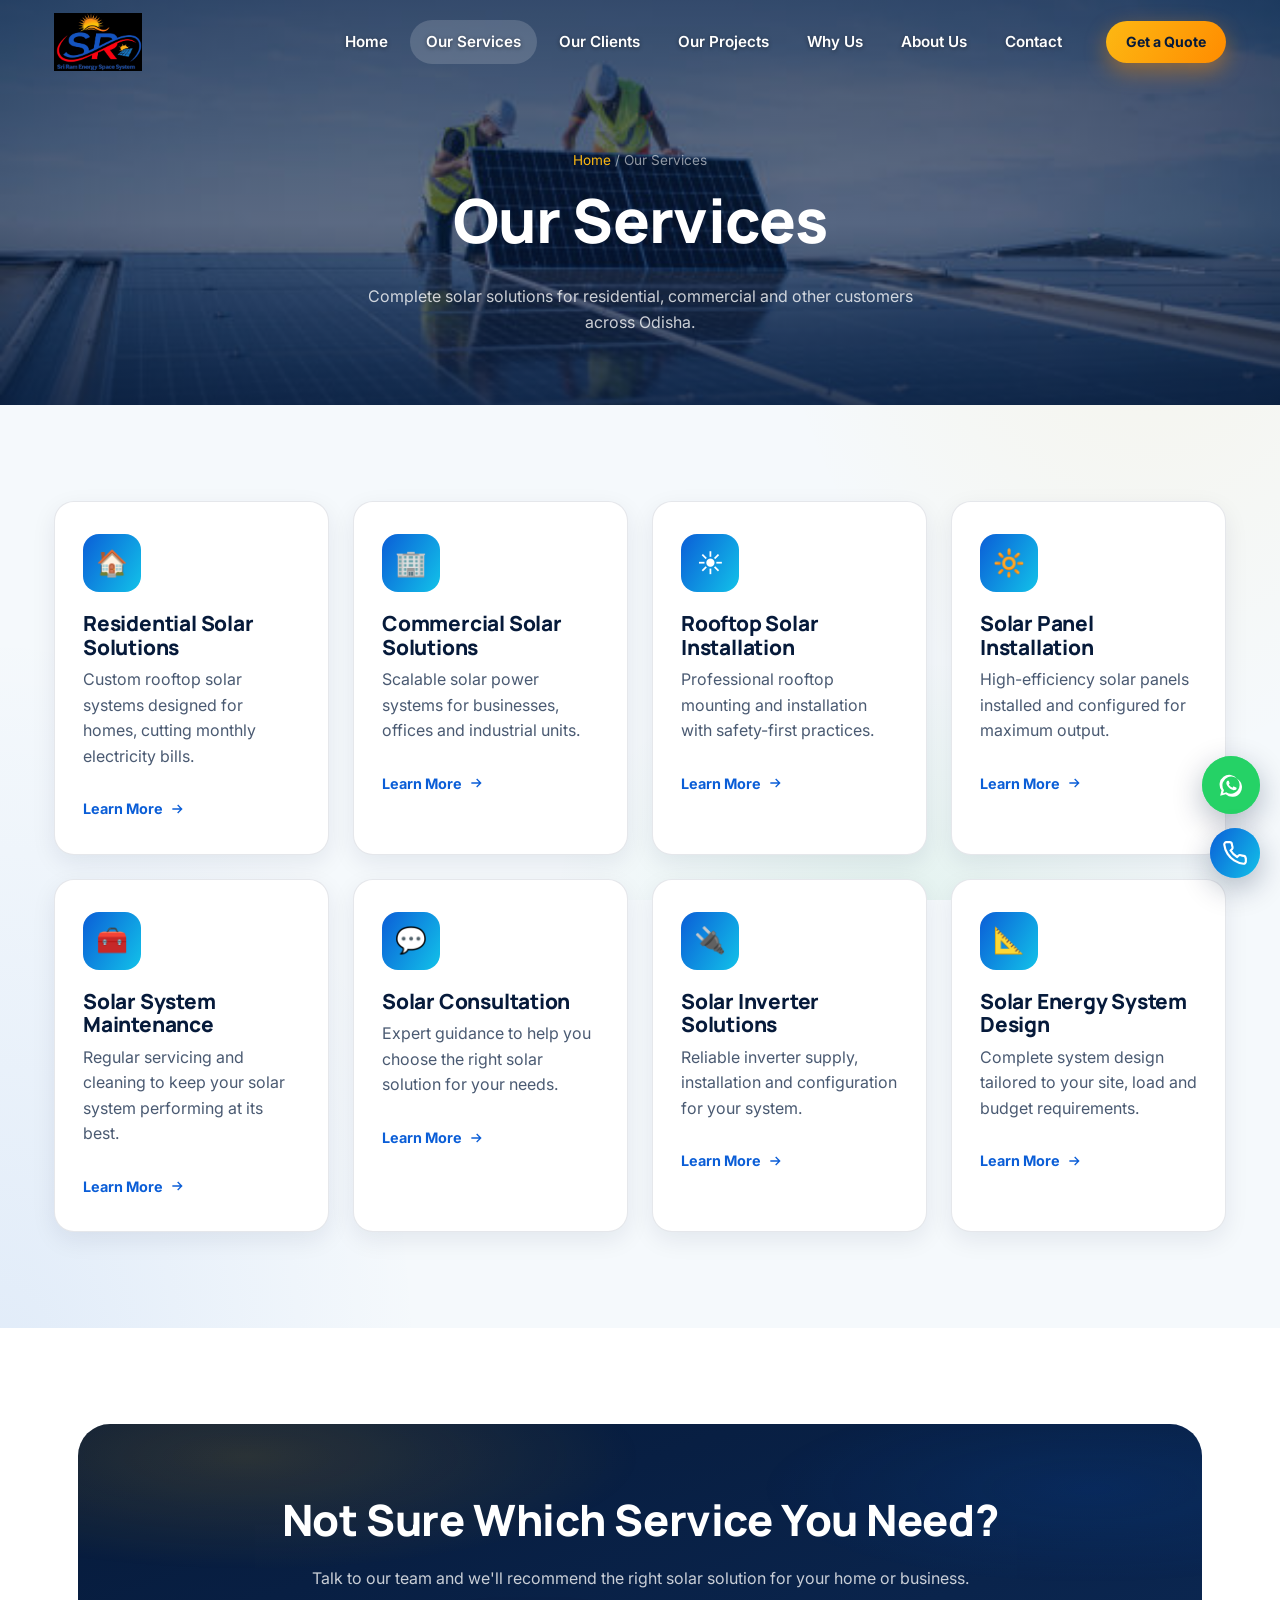
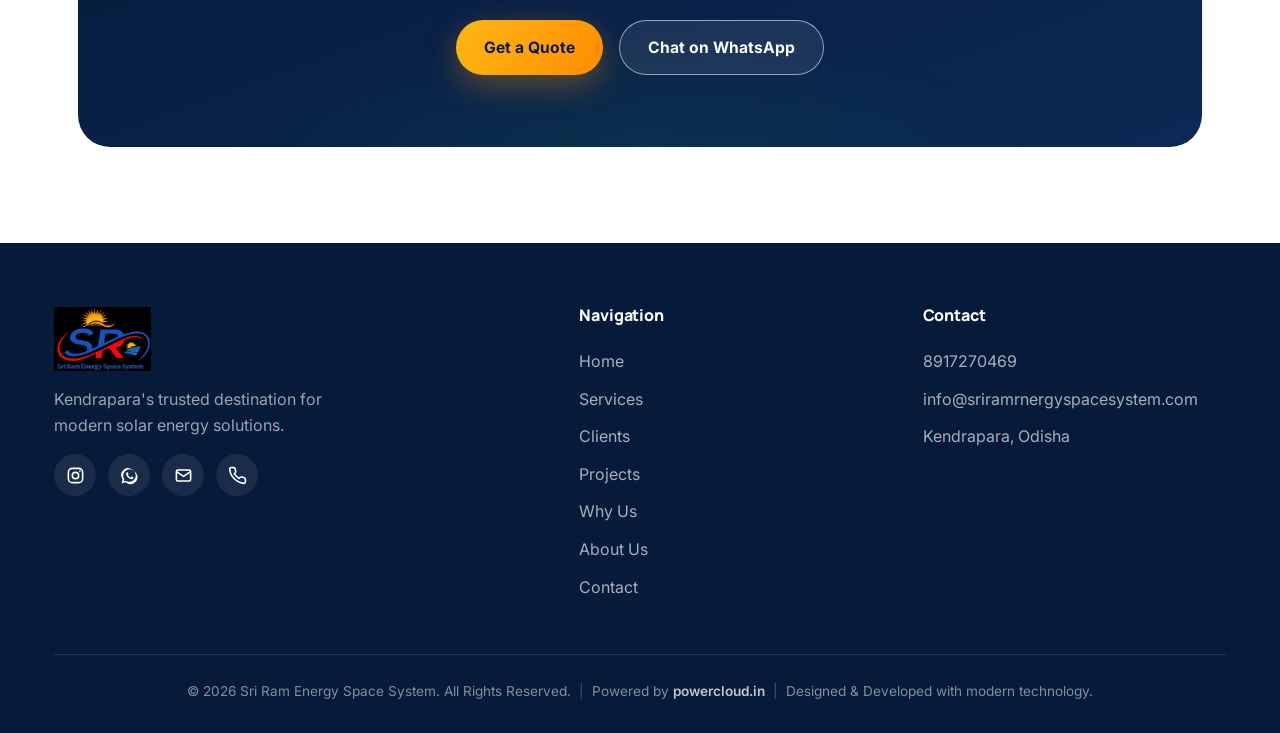
<file: Our Services/index.html>
<!DOCTYPE html>
<html lang="en">
<head>
<meta charset="UTF-8">
<meta name="viewport" content="width=device-width, initial-scale=1.0">
<title>Our Services | Sri Ram Energy Space System</title>
<meta name="description" content="Residential, commercial, rooftop and consultation solar services offered by Sri Ram Energy Space System in Odisha.">
<meta name="keywords" content="solar services Odisha, rooftop solar installation, solar consultation">
<link rel="canonical" href="https://www.sriramenergyspacesystem.com/our-services/">
<meta property="og:title" content="Our Services | Sri Ram Energy Space System">
<meta property="og:description" content="Residential, commercial, rooftop and consultation solar services offered by Sri Ram Energy Space System in Odisha.">
<meta property="og:type" content="website">
<meta property="og:image" content="../images/logo.png">
<link rel="icon" href="../images/logo.png">
<link rel="stylesheet" href="../css/style.css">
</head>
<body>
<header class="site-header">
  <div class="header-inner">
    <a href="../index.html" class="brand"><img src="../images/logo.png" alt="Sri Ram Energy Space System logo"></a>
    <nav class="main-nav" aria-label="Primary">
      <a href="../index.html">Home</a>
      <a href="../Our Services/index.html" class="active">Our Services</a>
      <a href="../Our Clients/index.html">Our Clients</a>
      <a href="../Our Projects/index.html">Our Projects</a>
      <a href="../Why Us/index.html">Why Us</a>
      <a href="../About Us/index.html">About Us</a>
      <a href="../Contact/index.html">Contact</a>
    </nav>
    <div class="header-actions">
      <a href="../Contact/index.html" class="btn btn-solar btn-sm desktop-only">Get a Quote</a>
      <button class="hamburger" aria-label="Open menu" aria-expanded="false"><span></span><span></span><span></span></button>
    </div>
  </div>
</header>

<nav class="mobile-nav" aria-label="Mobile">
  <a href="../index.html">Home</a>
  <a href="../Our Services/index.html">Our Services</a>
  <a href="../Our Clients/index.html">Our Clients</a>
  <a href="../Our Projects/index.html">Our Projects</a>
  <a href="../Why Us/index.html">Why Us</a>
  <a href="../About Us/index.html">About Us</a>
  <a href="../Contact/index.html">Contact</a>
  <a href="../Contact/index.html" class="btn btn-solar btn-block">Get a Quote</a>
</nav>
<section class="page-hero">
  <div class="page-hero-media"><img src="../images/services-banner.jpg" alt="" loading="lazy" onerror="this.parentElement.style.display='none'"></div>
  <div class="page-hero-media-overlay"></div>
  <div class="container">
    <div class="breadcrumb"><a href="../index.html">Home</a> / Our Services</div>
    <h1>Our Services</h1>
    <p>Complete solar solutions for residential, commercial and other customers across Odisha.</p>
  </div>
</section>
<section>
  <div class="container">
    <div class="grid-4 stagger">
      <div class="service-card reveal" style="--i:0">
        <div class="service-icon" style="font-size:1.6rem;background:var(--grad-sky);">🏠</div>
        <h3>Residential Solar Solutions</h3>
        <p>Custom rooftop solar systems designed for homes, cutting monthly electricity bills.</p>
        <a href="../Contact/index.html" class="learn">Learn More <svg viewBox="0 0 24 24" fill="none" stroke="currentColor" stroke-width="2"><path d="M5 12h14M13 6l6 6-6 6"/></svg></a>
      </div>
      <div class="service-card reveal" style="--i:1">
        <div class="service-icon" style="font-size:1.6rem;background:var(--grad-sky);">🏢</div>
        <h3>Commercial Solar Solutions</h3>
        <p>Scalable solar power systems for businesses, offices and industrial units.</p>
        <a href="../Contact/index.html" class="learn">Learn More <svg viewBox="0 0 24 24" fill="none" stroke="currentColor" stroke-width="2"><path d="M5 12h14M13 6l6 6-6 6"/></svg></a>
      </div>
      <div class="service-card reveal" style="--i:2">
        <div class="service-icon" style="font-size:1.6rem;background:var(--grad-sky);">☀️</div>
        <h3>Rooftop Solar Installation</h3>
        <p>Professional rooftop mounting and installation with safety-first practices.</p>
        <a href="../Contact/index.html" class="learn">Learn More <svg viewBox="0 0 24 24" fill="none" stroke="currentColor" stroke-width="2"><path d="M5 12h14M13 6l6 6-6 6"/></svg></a>
      </div>
      <div class="service-card reveal" style="--i:3">
        <div class="service-icon" style="font-size:1.6rem;background:var(--grad-sky);">🔆</div>
        <h3>Solar Panel Installation</h3>
        <p>High-efficiency solar panels installed and configured for maximum output.</p>
        <a href="../Contact/index.html" class="learn">Learn More <svg viewBox="0 0 24 24" fill="none" stroke="currentColor" stroke-width="2"><path d="M5 12h14M13 6l6 6-6 6"/></svg></a>
      </div>
      <div class="service-card reveal" style="--i:0">
        <div class="service-icon" style="font-size:1.6rem;background:var(--grad-sky);">🧰</div>
        <h3>Solar System Maintenance</h3>
        <p>Regular servicing and cleaning to keep your solar system performing at its best.</p>
        <a href="../Contact/index.html" class="learn">Learn More <svg viewBox="0 0 24 24" fill="none" stroke="currentColor" stroke-width="2"><path d="M5 12h14M13 6l6 6-6 6"/></svg></a>
      </div>
      <div class="service-card reveal" style="--i:1">
        <div class="service-icon" style="font-size:1.6rem;background:var(--grad-sky);">💬</div>
        <h3>Solar Consultation</h3>
        <p>Expert guidance to help you choose the right solar solution for your needs.</p>
        <a href="../Contact/index.html" class="learn">Learn More <svg viewBox="0 0 24 24" fill="none" stroke="currentColor" stroke-width="2"><path d="M5 12h14M13 6l6 6-6 6"/></svg></a>
      </div>
      <div class="service-card reveal" style="--i:2">
        <div class="service-icon" style="font-size:1.6rem;background:var(--grad-sky);">🔌</div>
        <h3>Solar Inverter Solutions</h3>
        <p>Reliable inverter supply, installation and configuration for your system.</p>
        <a href="../Contact/index.html" class="learn">Learn More <svg viewBox="0 0 24 24" fill="none" stroke="currentColor" stroke-width="2"><path d="M5 12h14M13 6l6 6-6 6"/></svg></a>
      </div>
      <div class="service-card reveal" style="--i:3">
        <div class="service-icon" style="font-size:1.6rem;background:var(--grad-sky);">📐</div>
        <h3>Solar Energy System Design</h3>
        <p>Complete system design tailored to your site, load and budget requirements.</p>
        <a href="../Contact/index.html" class="learn">Learn More <svg viewBox="0 0 24 24" fill="none" stroke="currentColor" stroke-width="2"><path d="M5 12h14M13 6l6 6-6 6"/></svg></a>
      </div>
    </div>
  </div>
</section>
<section style="background:#fff;">
  <div class="container">
    <div class="cta-section reveal-scale">
      <h2>Not Sure Which Service You Need?</h2>
      <p>Talk to our team and we'll recommend the right solar solution for your home or business.</p>
      <div class="cta-actions">
        <a href="../Contact/index.html" class="btn btn-solar">Get a Quote</a>
        <a href="#" data-wa="Hello, I would like a recommendation for a solar solution." class="btn btn-outline">Chat on WhatsApp</a>
      </div>
    </div>
  </div>
</section>
<footer class="site-footer">
  <div class="container">
    <div class="footer-grid">
      <div>
        <div class="footer-logo"><img src="../images/logo.png" alt="Sri Ram Energy Space System logo"></div>
        <p class="footer-tagline">Kendrapara's trusted destination for modern solar energy solutions.</p>
        <div class="footer-social">
          <a class="ig" href="https://www.instagram.com/sri_ram_energy_space_system/" target="_blank" rel="noopener" aria-label="Instagram"><svg viewBox="0 0 24 24" fill="none" stroke="currentColor" stroke-width="2"><rect x="3" y="3" width="18" height="18" rx="5"/><circle cx="12" cy="12" r="4"/><circle cx="17.5" cy="6.5" r="1" fill="currentColor" stroke="none"/></svg></a>
          <a class="wa" href="#" data-wa aria-label="Chat on WhatsApp"><svg viewBox="0 0 24 24" fill="currentColor"><path d="M17.6 6.3A8.9 8.9 0 0 0 3.2 16.9L2 22l5.2-1.4A8.9 8.9 0 1 0 17.6 6.3ZM12 20a7.9 7.9 0 0 1-4-1.1l-.3-.2-3 .8.8-2.9-.2-.3A7.9 7.9 0 1 1 12 20Zm4.4-5.9c-.2-.1-1.4-.7-1.6-.8-.2-.1-.4-.1-.5.1-.2.2-.6.8-.7.9-.1.2-.3.2-.5.1-1.3-.6-2.1-1.1-3-2.6-.2-.4.2-.4.6-1.2.1-.1 0-.3 0-.4-.1-.1-.5-1.3-.7-1.8-.2-.5-.4-.4-.5-.4h-.4c-.2 0-.4.1-.6.3-.2.2-.8.8-.8 1.9s.8 2.2.9 2.4c.1.2 1.6 2.5 4 3.5.6.2 1 .4 1.3.5.6.2 1.1.2 1.5.1.5-.1 1.4-.6 1.6-1.1.2-.5.2-1 .1-1.1-.1-.1-.2-.2-.4-.3Z"/></svg></a>
          <a class="mail" href="#" data-mail aria-label="Email us"><svg viewBox="0 0 24 24" fill="none" stroke="currentColor" stroke-width="2"><rect x="3" y="5" width="18" height="14" rx="2"/><path d="m3 7 9 6 9-6"/></svg></a>
          <a class="call" href="#" data-call aria-label="Call us"><svg viewBox="0 0 24 24" fill="none" stroke="currentColor" stroke-width="2"><path d="M22 16.9v3a2 2 0 0 1-2.2 2 19.8 19.8 0 0 1-8.6-3.1 19.5 19.5 0 0 1-6-6A19.8 19.8 0 0 1 2.1 4.2 2 2 0 0 1 4.1 2h3a2 2 0 0 1 2 1.7c.1.9.3 1.8.6 2.7a2 2 0 0 1-.5 2.1L8 9.7a16 16 0 0 0 6 6l1.2-1.2a2 2 0 0 1 2.1-.5c.9.3 1.8.5 2.7.6a2 2 0 0 1 1.7 2Z"/></svg></a>
        </div>
      </div>
      <div class="footer-col">
        <h4>Navigation</h4>
        <a href="../index.html">Home</a>
        <a href="../Our Services/index.html">Services</a>
        <a href="../Our Clients/index.html">Clients</a>
        <a href="../Our Projects/index.html">Projects</a>
        <a href="../Why Us/index.html">Why Us</a>
        <a href="../About Us/index.html">About Us</a>
        <a href="../Contact/index.html">Contact</a>
      </div>
      <div class="footer-col">
        <h4>Contact</h4>
        <a href="#" data-call>8917270469</a>
        <a href="#" data-mail>info@sriramrnergyspacesystem.com</a>
        <li>Kendrapara, Odisha</li>
      </div>
    </div>
    <div class="footer-bottom">
      © <span data-year></span> Sri Ram Energy Space System. All Rights Reserved.<span class="sep">|</span>Powered by <a href="https://powercloud.in/" target="_blank" rel="noopener">powercloud.in</a><span class="sep">|</span>Designed &amp; Developed with modern technology.
    </div>
  </div>
</footer>

<div class="float-stack">
  <a class="fab whatsapp" href="#" data-wa aria-label="Chat on WhatsApp"><svg viewBox="0 0 24 24" fill="currentColor"><path d="M17.6 6.3A8.9 8.9 0 0 0 3.2 16.9L2 22l5.2-1.4A8.9 8.9 0 1 0 17.6 6.3ZM12 20a7.9 7.9 0 0 1-4-1.1l-.3-.2-3 .8.8-2.9-.2-.3A7.9 7.9 0 1 1 12 20Zm4.4-5.9c-.2-.1-1.4-.7-1.6-.8-.2-.1-.4-.1-.5.1-.2.2-.6.8-.7.9-.1.2-.3.2-.5.1-1.3-.6-2.1-1.1-3-2.6-.2-.4.2-.4.6-1.2.1-.1 0-.3 0-.4-.1-.1-.5-1.3-.7-1.8-.2-.5-.4-.4-.5-.4h-.4c-.2 0-.4.1-.6.3-.2.2-.8.8-.8 1.9s.8 2.2.9 2.4c.1.2 1.6 2.5 4 3.5.6.2 1 .4 1.3.5.6.2 1.1.2 1.5.1.5-.1 1.4-.6 1.6-1.1.2-.5.2-1 .1-1.1-.1-.1-.2-.2-.4-.3Z"/></svg></a>
  <a class="fab call" href="#" data-call aria-label="Call now"><svg viewBox="0 0 24 24" fill="none" stroke="currentColor" stroke-width="2"><path d="M22 16.9v3a2 2 0 0 1-2.2 2 19.8 19.8 0 0 1-8.6-3.1 19.5 19.5 0 0 1-6-6A19.8 19.8 0 0 1 2.1 4.2 2 2 0 0 1 4.1 2h3a2 2 0 0 1 2 1.7c.1.9.3 1.8.6 2.7a2 2 0 0 1-.5 2.1L8 9.7a16 16 0 0 0 6 6l1.2-1.2a2 2 0 0 1 2.1-.5c.9.3 1.8.5 2.7.6a2 2 0 0 1 1.7 2Z"/></svg></a>
</div>

<script src="../js/main.js"></script>
</body>
</html>
</file>
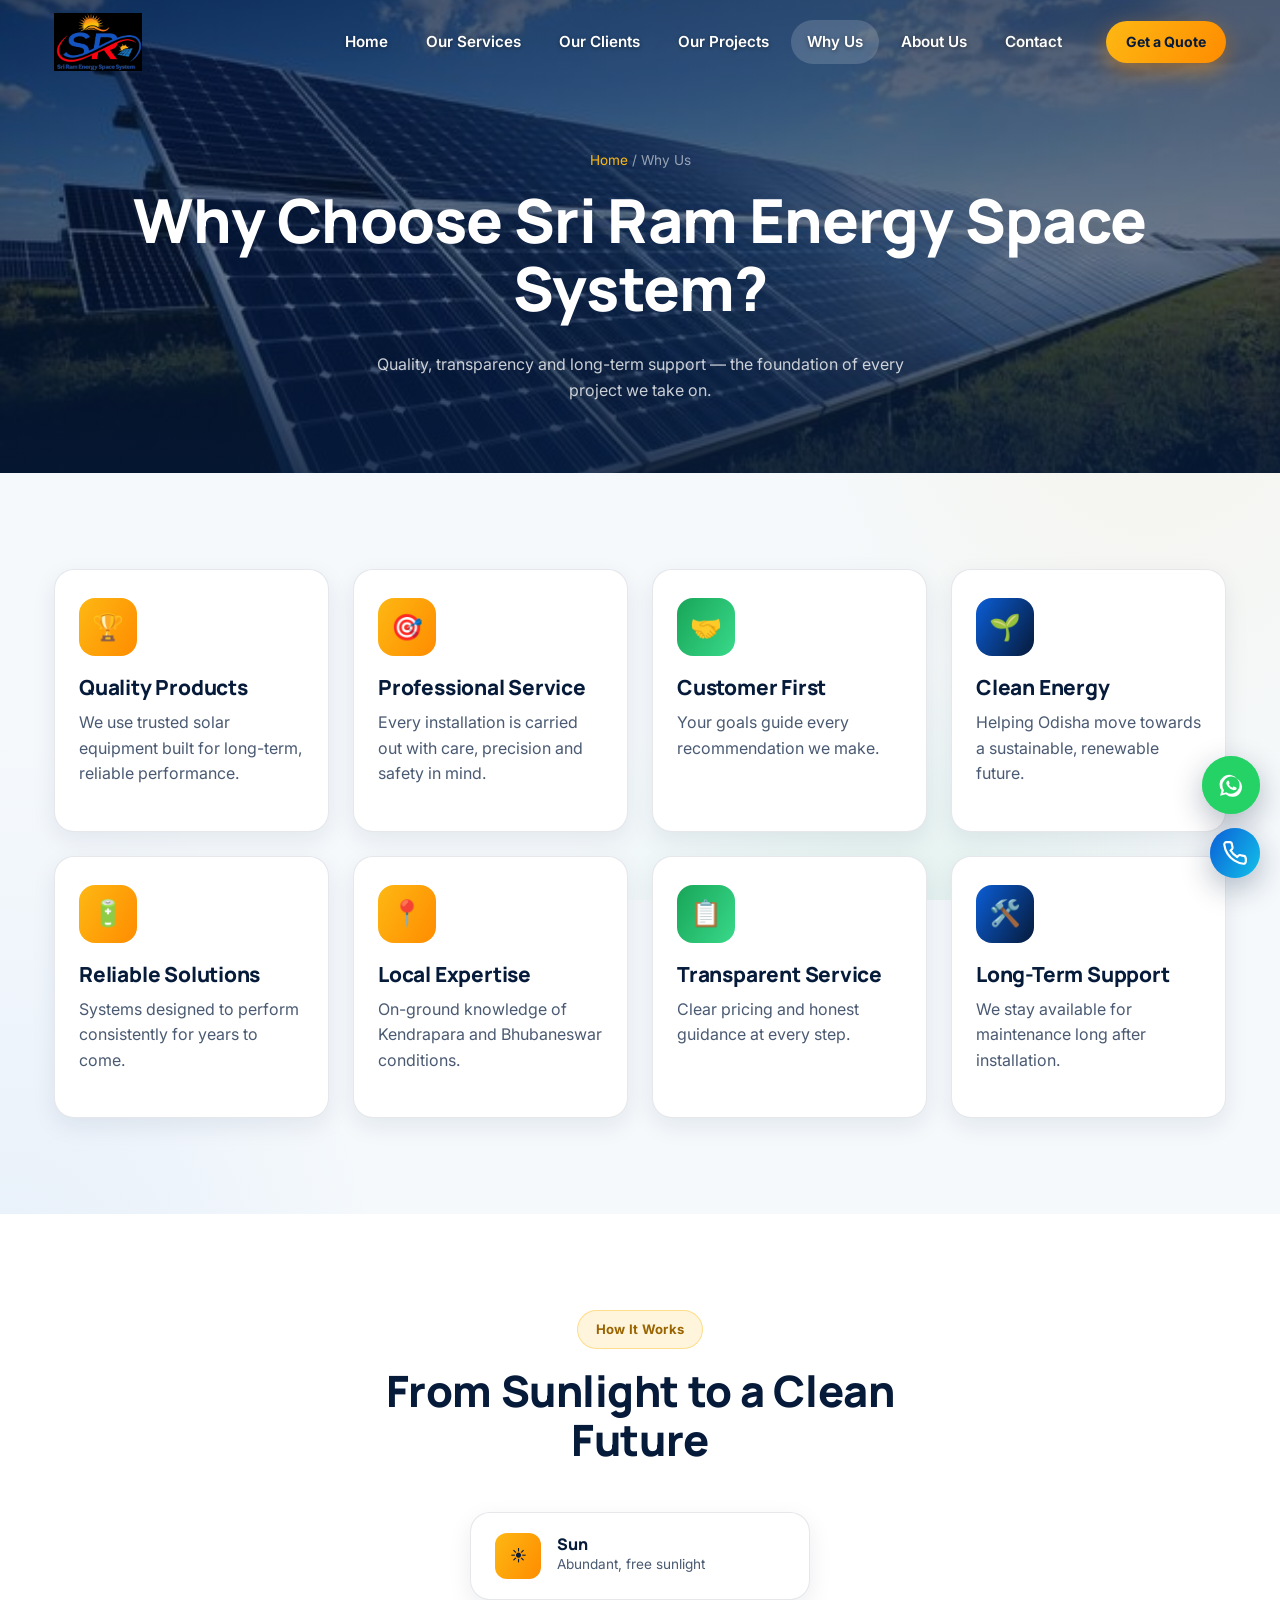
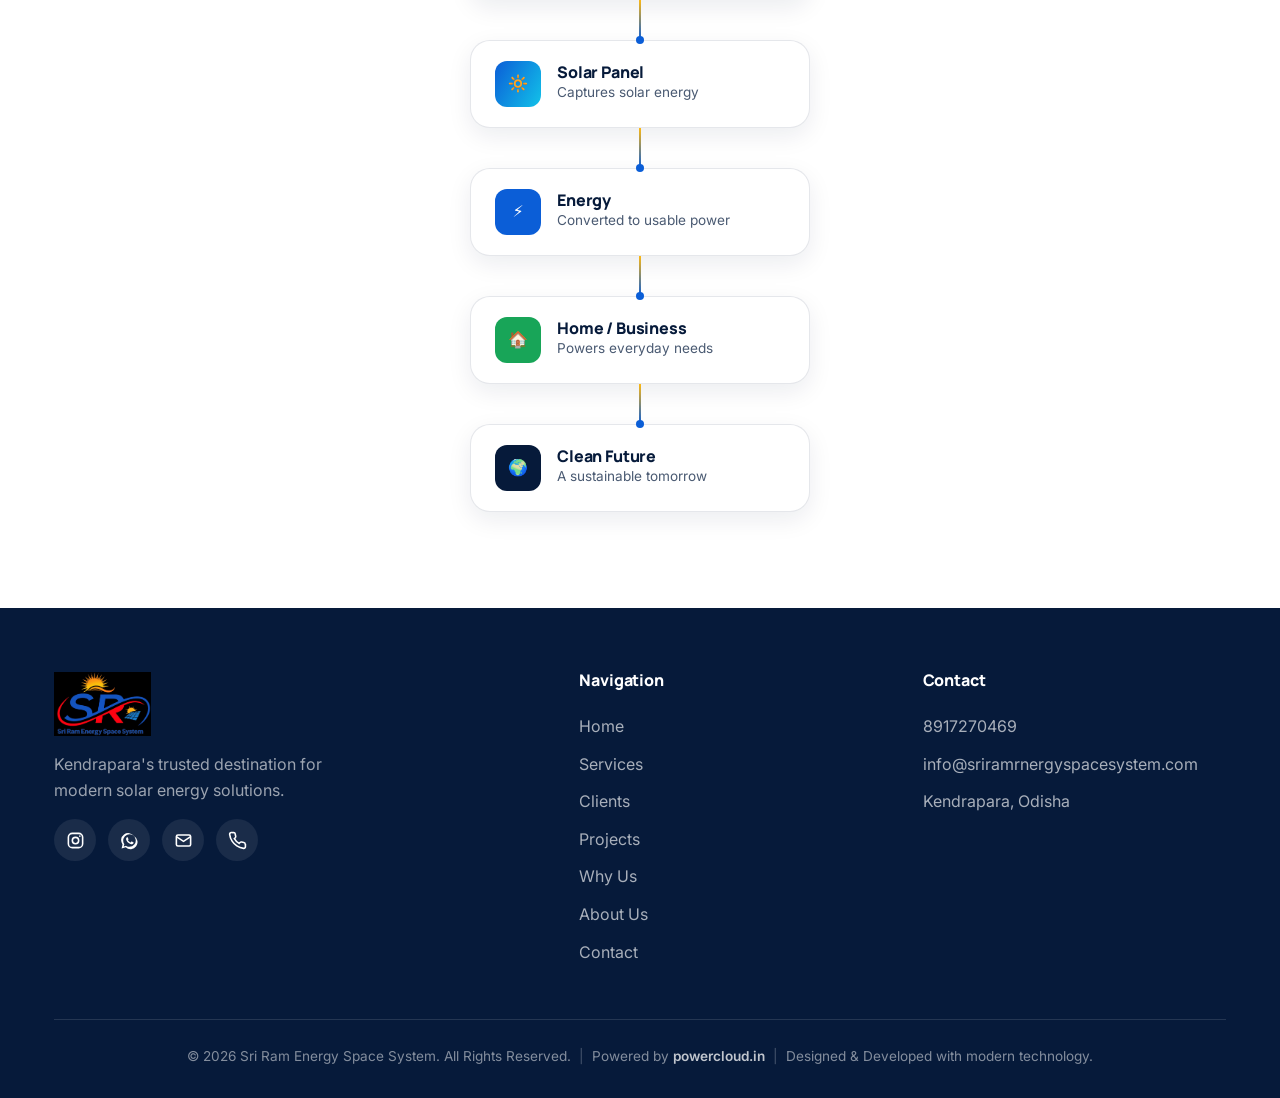
<file: Why Us/index.html>
<!DOCTYPE html>
<html lang="en">
<head>
<meta charset="UTF-8">
<meta name="viewport" content="width=device-width, initial-scale=1.0">
<title>Why Choose Us | Sri Ram Energy Space System</title>
<meta name="description" content="Discover why homes and businesses in Odisha choose Sri Ram Energy Space System for solar energy solutions.">
<meta name="keywords" content="why choose solar company Odisha, best solar installer Kendrapara">
<link rel="canonical" href="https://www.sriramenergyspacesystem.com/why-us/">
<meta property="og:title" content="Why Choose Us | Sri Ram Energy Space System">
<meta property="og:description" content="Discover why homes and businesses in Odisha choose Sri Ram Energy Space System for solar energy solutions.">
<meta property="og:type" content="website">
<meta property="og:image" content="../images/logo.png">
<link rel="icon" href="../images/logo.png">
<link rel="stylesheet" href="../css/style.css">
</head>
<body>
<header class="site-header">
  <div class="header-inner">
    <a href="../index.html" class="brand"><img src="../images/logo.png" alt="Sri Ram Energy Space System logo"></a>
    <nav class="main-nav" aria-label="Primary">
      <a href="../index.html">Home</a>
      <a href="../Our Services/index.html">Our Services</a>
      <a href="../Our Clients/index.html">Our Clients</a>
      <a href="../Our Projects/index.html">Our Projects</a>
      <a href="../Why Us/index.html" class="active">Why Us</a>
      <a href="../About Us/index.html">About Us</a>
      <a href="../Contact/index.html">Contact</a>
    </nav>
    <div class="header-actions">
      <a href="../Contact/index.html" class="btn btn-solar btn-sm desktop-only">Get a Quote</a>
      <button class="hamburger" aria-label="Open menu" aria-expanded="false"><span></span><span></span><span></span></button>
    </div>
  </div>
</header>

<nav class="mobile-nav" aria-label="Mobile">
  <a href="../index.html">Home</a>
  <a href="../Our Services/index.html">Our Services</a>
  <a href="../Our Clients/index.html">Our Clients</a>
  <a href="../Our Projects/index.html">Our Projects</a>
  <a href="../Why Us/index.html">Why Us</a>
  <a href="../About Us/index.html">About Us</a>
  <a href="../Contact/index.html">Contact</a>
  <a href="../Contact/index.html" class="btn btn-solar btn-block">Get a Quote</a>
</nav>
<section class="page-hero">
  <div class="page-hero-media"><img src="../images/why-us-banner.jpg" alt="" loading="lazy" onerror="this.parentElement.style.display='none'"></div>
  <div class="page-hero-media-overlay"></div>
  <div class="container">
    <div class="breadcrumb"><a href="../index.html">Home</a> / Why Us</div>
    <h1>Why Choose Sri Ram Energy Space System?</h1>
    <p>Quality, transparency and long-term support — the foundation of every project we take on.</p>
  </div>
</section>
<section>
  <div class="container">
    <div class="grid-4 stagger">
      <div class="why-card reveal" style="--i:0">
        <div class="service-icon" style="font-size:1.6rem;">🏆</div>
        <h3>Quality Products</h3>
        <p>We use trusted solar equipment built for long-term, reliable performance.</p>
      </div>
      <div class="why-card reveal" style="--i:1">
        <div class="service-icon" style="font-size:1.6rem;">🎯</div>
        <h3>Professional Service</h3>
        <p>Every installation is carried out with care, precision and safety in mind.</p>
      </div>
      <div class="why-card reveal" style="--i:2">
        <div class="service-icon" style="font-size:1.6rem;">🤝</div>
        <h3>Customer First</h3>
        <p>Your goals guide every recommendation we make.</p>
      </div>
      <div class="why-card reveal" style="--i:3">
        <div class="service-icon" style="font-size:1.6rem;">🌱</div>
        <h3>Clean Energy</h3>
        <p>Helping Odisha move towards a sustainable, renewable future.</p>
      </div>
      <div class="why-card reveal" style="--i:0">
        <div class="service-icon" style="font-size:1.6rem;">🔋</div>
        <h3>Reliable Solutions</h3>
        <p>Systems designed to perform consistently for years to come.</p>
      </div>
      <div class="why-card reveal" style="--i:1">
        <div class="service-icon" style="font-size:1.6rem;">📍</div>
        <h3>Local Expertise</h3>
        <p>On-ground knowledge of Kendrapara and Bhubaneswar conditions.</p>
      </div>
      <div class="why-card reveal" style="--i:2">
        <div class="service-icon" style="font-size:1.6rem;">📋</div>
        <h3>Transparent Service</h3>
        <p>Clear pricing and honest guidance at every step.</p>
      </div>
      <div class="why-card reveal" style="--i:3">
        <div class="service-icon" style="font-size:1.6rem;">🛠️</div>
        <h3>Long-Term Support</h3>
        <p>We stay available for maintenance long after installation.</p>
      </div>
    </div>
  </div>
</section>
<section style="background:#fff;">
  <div class="container">
    <div class="section-head center reveal">
      <div class="eyebrow-badge">How It Works</div>
      <h2>From Sunlight to a Clean Future</h2>
    </div>
    <div class="process-flow reveal">
      <div class="process-node"><div class="n-ico" style="background:var(--grad-solar);color:var(--navy);">☀️</div><div><h3 style="margin:0;font-size:1rem;">Sun</h3><p style="margin:0;font-size:.85rem;">Abundant, free sunlight</p></div></div>
      <div class="process-connector"></div>
      <div class="process-node"><div class="n-ico" style="background:var(--grad-sky);">🔆</div><div><h3 style="margin:0;font-size:1rem;">Solar Panel</h3><p style="margin:0;font-size:.85rem;">Captures solar energy</p></div></div>
      <div class="process-connector"></div>
      <div class="process-node"><div class="n-ico" style="background:var(--blue);">⚡</div><div><h3 style="margin:0;font-size:1rem;">Energy</h3><p style="margin:0;font-size:.85rem;">Converted to usable power</p></div></div>
      <div class="process-connector"></div>
      <div class="process-node"><div class="n-ico" style="background:var(--green);">🏠</div><div><h3 style="margin:0;font-size:1rem;">Home / Business</h3><p style="margin:0;font-size:.85rem;">Powers everyday needs</p></div></div>
      <div class="process-connector"></div>
      <div class="process-node"><div class="n-ico" style="background:var(--navy);">🌍</div><div><h3 style="margin:0;font-size:1rem;">Clean Future</h3><p style="margin:0;font-size:.85rem;">A sustainable tomorrow</p></div></div>
    </div>
  </div>
</section>
<footer class="site-footer">
  <div class="container">
    <div class="footer-grid">
      <div>
        <div class="footer-logo"><img src="../images/logo.png" alt="Sri Ram Energy Space System logo"></div>
        <p class="footer-tagline">Kendrapara's trusted destination for modern solar energy solutions.</p>
        <div class="footer-social">
          <a class="ig" href="https://www.instagram.com/sri_ram_energy_space_system/" target="_blank" rel="noopener" aria-label="Instagram"><svg viewBox="0 0 24 24" fill="none" stroke="currentColor" stroke-width="2"><rect x="3" y="3" width="18" height="18" rx="5"/><circle cx="12" cy="12" r="4"/><circle cx="17.5" cy="6.5" r="1" fill="currentColor" stroke="none"/></svg></a>
          <a class="wa" href="#" data-wa aria-label="Chat on WhatsApp"><svg viewBox="0 0 24 24" fill="currentColor"><path d="M17.6 6.3A8.9 8.9 0 0 0 3.2 16.9L2 22l5.2-1.4A8.9 8.9 0 1 0 17.6 6.3ZM12 20a7.9 7.9 0 0 1-4-1.1l-.3-.2-3 .8.8-2.9-.2-.3A7.9 7.9 0 1 1 12 20Zm4.4-5.9c-.2-.1-1.4-.7-1.6-.8-.2-.1-.4-.1-.5.1-.2.2-.6.8-.7.9-.1.2-.3.2-.5.1-1.3-.6-2.1-1.1-3-2.6-.2-.4.2-.4.6-1.2.1-.1 0-.3 0-.4-.1-.1-.5-1.3-.7-1.8-.2-.5-.4-.4-.5-.4h-.4c-.2 0-.4.1-.6.3-.2.2-.8.8-.8 1.9s.8 2.2.9 2.4c.1.2 1.6 2.5 4 3.5.6.2 1 .4 1.3.5.6.2 1.1.2 1.5.1.5-.1 1.4-.6 1.6-1.1.2-.5.2-1 .1-1.1-.1-.1-.2-.2-.4-.3Z"/></svg></a>
          <a class="mail" href="#" data-mail aria-label="Email us"><svg viewBox="0 0 24 24" fill="none" stroke="currentColor" stroke-width="2"><rect x="3" y="5" width="18" height="14" rx="2"/><path d="m3 7 9 6 9-6"/></svg></a>
          <a class="call" href="#" data-call aria-label="Call us"><svg viewBox="0 0 24 24" fill="none" stroke="currentColor" stroke-width="2"><path d="M22 16.9v3a2 2 0 0 1-2.2 2 19.8 19.8 0 0 1-8.6-3.1 19.5 19.5 0 0 1-6-6A19.8 19.8 0 0 1 2.1 4.2 2 2 0 0 1 4.1 2h3a2 2 0 0 1 2 1.7c.1.9.3 1.8.6 2.7a2 2 0 0 1-.5 2.1L8 9.7a16 16 0 0 0 6 6l1.2-1.2a2 2 0 0 1 2.1-.5c.9.3 1.8.5 2.7.6a2 2 0 0 1 1.7 2Z"/></svg></a>
        </div>
      </div>
      <div class="footer-col">
        <h4>Navigation</h4>
        <a href="../index.html">Home</a>
        <a href="../Our Services/index.html">Services</a>
        <a href="../Our Clients/index.html">Clients</a>
        <a href="../Our Projects/index.html">Projects</a>
        <a href="../Why Us/index.html">Why Us</a>
        <a href="../About Us/index.html">About Us</a>
        <a href="../Contact/index.html">Contact</a>
      </div>
      <div class="footer-col">
        <h4>Contact</h4>
        <a href="#" data-call>8917270469</a>
        <a href="#" data-mail>info@sriramrnergyspacesystem.com</a>
        <li>Kendrapara, Odisha</li>
      </div>
    </div>
    <div class="footer-bottom">
      © <span data-year></span> Sri Ram Energy Space System. All Rights Reserved.<span class="sep">|</span>Powered by <a href="https://powercloud.in/" target="_blank" rel="noopener">powercloud.in</a><span class="sep">|</span>Designed &amp; Developed with modern technology.
    </div>
  </div>
</footer>

<div class="float-stack">
  <a class="fab whatsapp" href="#" data-wa aria-label="Chat on WhatsApp"><svg viewBox="0 0 24 24" fill="currentColor"><path d="M17.6 6.3A8.9 8.9 0 0 0 3.2 16.9L2 22l5.2-1.4A8.9 8.9 0 1 0 17.6 6.3ZM12 20a7.9 7.9 0 0 1-4-1.1l-.3-.2-3 .8.8-2.9-.2-.3A7.9 7.9 0 1 1 12 20Zm4.4-5.9c-.2-.1-1.4-.7-1.6-.8-.2-.1-.4-.1-.5.1-.2.2-.6.8-.7.9-.1.2-.3.2-.5.1-1.3-.6-2.1-1.1-3-2.6-.2-.4.2-.4.6-1.2.1-.1 0-.3 0-.4-.1-.1-.5-1.3-.7-1.8-.2-.5-.4-.4-.5-.4h-.4c-.2 0-.4.1-.6.3-.2.2-.8.8-.8 1.9s.8 2.2.9 2.4c.1.2 1.6 2.5 4 3.5.6.2 1 .4 1.3.5.6.2 1.1.2 1.5.1.5-.1 1.4-.6 1.6-1.1.2-.5.2-1 .1-1.1-.1-.1-.2-.2-.4-.3Z"/></svg></a>
  <a class="fab call" href="#" data-call aria-label="Call now"><svg viewBox="0 0 24 24" fill="none" stroke="currentColor" stroke-width="2"><path d="M22 16.9v3a2 2 0 0 1-2.2 2 19.8 19.8 0 0 1-8.6-3.1 19.5 19.5 0 0 1-6-6A19.8 19.8 0 0 1 2.1 4.2 2 2 0 0 1 4.1 2h3a2 2 0 0 1 2 1.7c.1.9.3 1.8.6 2.7a2 2 0 0 1-.5 2.1L8 9.7a16 16 0 0 0 6 6l1.2-1.2a2 2 0 0 1 2.1-.5c.9.3 1.8.5 2.7.6a2 2 0 0 1 1.7 2Z"/></svg></a>
</div>

<script src="../js/main.js"></script>
</body>
</html>
</file>
<file: css/style.css>
/* ============================================================
   SRI RAM ENERGY SPACE SYSTEM — Design System
   Palette: Solar Blue / Navy / Solar Yellow / Energy Orange / Green
   Type: Manrope (display) + Inter (body)
   ============================================================ */

@import url('https://fonts.googleapis.com/css2?family=Manrope:wght@500;700;800&family=Inter:wght@400;500;600;700&display=swap');

:root{
  --blue: #0B5ED7;
  --blue-light: #3E8CFF;
  --navy: #061A3A;
  --navy-soft: #0C2955;
  --yellow: #FDB813;
  --orange: #FF8C00;
  --green: #18A558;
  --white: #FFFFFF;
  --bg: #F5F9FC;
  --ink: #0B1626;
  --ink-soft: #4A5A72;
  --line: rgba(6,26,58,0.10);

  --grad-solar: linear-gradient(120deg, var(--yellow), var(--orange));
  --grad-sky: linear-gradient(120deg, var(--blue), #12C2E9);
  --grad-navy: linear-gradient(160deg, var(--navy), var(--navy-soft));
  --grad-mesh: radial-gradient(60% 60% at 15% 10%, rgba(253,184,19,0.16), transparent 60%),
               radial-gradient(50% 50% at 90% 20%, rgba(11,94,215,0.14), transparent 60%),
               radial-gradient(60% 60% at 50% 100%, rgba(24,165,88,0.10), transparent 60%);
  --grad-mesh-soft: radial-gradient(55% 55% at 90% 0%, rgba(253,184,19,0.10), transparent 60%),
               radial-gradient(55% 55% at 0% 60%, rgba(11,94,215,0.09), transparent 60%),
               radial-gradient(45% 45% at 70% 100%, rgba(24,165,88,0.08), transparent 60%);

  --shadow-1: 0 8px 24px rgba(6,26,58,0.08);
  --shadow-2: 0 20px 48px rgba(6,26,58,0.16);
  --shadow-glow: 0 0 0 1px rgba(253,184,19,0.35), 0 12px 40px rgba(253,184,19,0.25);

  --radius-s: 12px;
  --radius-m: 20px;
  --radius-l: 32px;

  --container: 1220px;
  --header-h: 84px;
  --header-h-scrolled: 66px;

  --ease: cubic-bezier(.22,1,.36,1);
}

*,*::before,*::after{ box-sizing: border-box; }
html{ scroll-behavior: smooth; overflow-x: hidden; width:100%; }
@media (prefers-reduced-motion: reduce){
  html{ scroll-behavior: auto; }
  *,*::before,*::after{ animation-duration: 0.001ms !important; animation-iteration-count: 1 !important; transition-duration: 0.001ms !important; scroll-behavior: auto !important; }
}

body{
  margin:0;
  font-family: 'Inter', system-ui, sans-serif;
  color: var(--ink);
  background: var(--grad-mesh-soft) fixed, var(--bg);
  line-height: 1.6;
  overflow-x: hidden;
  width:100%;
  max-width:100vw;
  overflow-wrap: break-word;
  word-break: break-word;
}

img{ max-width:100%; display:block; }
iframe{ max-width:100%; display:block; border:0; }
a{ color:inherit; text-decoration:none; }
ul{ margin:0; padding:0; list-style:none; }
button{ font-family:inherit; cursor:pointer; }
input,textarea,select{ font-family:inherit; }

h1,h2,h3,h4{
  font-family:'Manrope', sans-serif;
  font-weight:800;
  line-height:1.12;
  margin:0 0 .5em;
  color: var(--navy);
  letter-spacing:-0.01em;
}
h1{ font-size: clamp(2.4rem, 5vw, 3.8rem); }
h2{ font-size: clamp(1.9rem, 3.6vw, 2.7rem); }
h3{ font-size: 1.3rem; }
p{ margin:0 0 1em; color: var(--ink-soft); }

.container{ max-width: var(--container); margin:0 auto; padding:0 24px; }
section{ padding: 96px 0; position:relative; }
@media (max-width:768px){ section{ padding: 64px 0; } }

.eyebrow-badge{
  display:inline-flex; align-items:center; gap:8px;
  padding: 8px 18px; border-radius: 999px;
  background: rgba(253,184,19,0.14);
  border: 1px solid rgba(253,184,19,0.4);
  color: #9a6400;
  font-weight:700; font-size:.82rem;
  letter-spacing:.02em;
  margin-bottom: 18px;
}
.eyebrow-badge .dot{ width:7px; height:7px; border-radius:50%; background: var(--orange); box-shadow:0 0 0 4px rgba(255,140,0,0.2); }

.section-head{ max-width: 640px; margin-bottom: 48px; }
.section-head.center{ margin-left:auto; margin-right:auto; text-align:center; }

/* Focus visibility */
a:focus-visible, button:focus-visible, input:focus-visible, textarea:focus-visible{
  outline: 3px solid var(--blue-light); outline-offset: 2px;
}

/* ---------- Buttons ---------- */
.btn{
  display:inline-flex; align-items:center; justify-content:center; gap:8px;
  padding: 14px 28px; border-radius: 999px;
  font-weight:700; font-size:.98rem;
  border: none; transition: transform .35s var(--ease), box-shadow .35s var(--ease), background .35s;
  white-space:nowrap;
}
.btn:active{ transform: scale(.97); }
.btn-solar{
  background: var(--grad-solar); color: var(--navy);
  box-shadow: 0 10px 30px rgba(255,140,0,0.35);
}
.btn-solar:hover{ box-shadow: 0 14px 38px rgba(255,140,0,0.5); transform: translateY(-2px); }
.btn-outline{
  background: rgba(255,255,255,0.08); color:#fff;
  border: 1.5px solid rgba(255,255,255,0.55);
  backdrop-filter: blur(6px);
}
.btn-outline:hover{ background: rgba(255,255,255,0.18); transform: translateY(-2px); }
.btn-navy{
  background: var(--navy); color:#fff;
  box-shadow: 0 10px 26px rgba(6,26,58,0.28);
}
.btn-navy:hover{ transform: translateY(-2px); box-shadow: 0 14px 32px rgba(6,26,58,0.38); }
.btn-ghost{
  background: transparent; color: var(--blue); border: 1.5px solid var(--line);
}
.btn-ghost:hover{ border-color: var(--blue); background: rgba(11,94,215,0.06); }
.btn-sm{ padding: 10px 20px; font-size:.88rem; }
.btn-block{ width:100%; }

/* ============ HEADER ============ */
.site-header{
  position: fixed; top:0; left:0; right:0; z-index: 1000;
  height: var(--header-h);
  display:flex; align-items:center;
  background: transparent;
  backdrop-filter: blur(0px);
  transition: height .35s var(--ease), background .35s, box-shadow .35s, backdrop-filter .35s;
}
.site-header.scrolled{
  height: var(--header-h-scrolled);
  background: rgba(255,255,255,0.92);
  backdrop-filter: blur(14px);
  box-shadow: 0 4px 30px rgba(6,26,58,0.1);
}
/* On load the header floats transparently over the hero/banner — no white
   strip covering the video/image. It only becomes solid once scrolled.
   Text-shadow guards legibility against bright photo/video backgrounds. */
.site-header .main-nav a{ color:#fff; text-shadow: 0 1px 4px rgba(0,0,0,0.45); }
.site-header .main-nav a:hover, .site-header .main-nav a.active{ background: rgba(255,255,255,0.16); color:#fff; }
.site-header.scrolled .main-nav a{ color: var(--navy); text-shadow:none; }
.site-header.scrolled .main-nav a:hover, .site-header.scrolled .main-nav a.active{ background: rgba(11,94,215,0.08); color: var(--blue); }
.site-header .btn-solar{ box-shadow: 0 8px 22px rgba(255,140,0,0.45); }
.header-inner{
  width:100%; max-width: var(--container); margin:0 auto; padding:0 24px;
  display:flex; align-items:center; gap:28px;
}
.brand{ display:flex; align-items:center; gap:10px; flex-shrink:0; margin-right:auto; }
.brand img{ height: 58px; width:auto; object-fit:contain; transition: height .3s var(--ease); }
.site-header.scrolled .brand img{ height: 46px; }

.main-nav{ display:flex; align-items:center; gap:6px; }
.main-nav a{
  padding: 10px 16px; border-radius: 999px; font-weight:600; font-size:.95rem;
  color: var(--navy); position:relative; transition: background .25s, color .25s;
}
.main-nav a:hover, .main-nav a.active{ background: rgba(11,94,215,0.08); color: var(--blue); }

.header-actions{ display:flex; align-items:center; gap:14px; flex-shrink:0; }
.hamburger{
  display:none; flex-direction:column; justify-content:center; align-items:center; gap:5px;
  width:44px; height:44px; border:none; border-radius:12px; flex-shrink:0;
  background: rgba(6,26,58,0.32);
  transition: background .3s;
}
.hamburger span{ width:22px; height:2.5px; background: #fff; border-radius:2px; transition: transform .3s var(--ease), opacity .3s; box-shadow: 0 1px 2px rgba(0,0,0,0.35); }
.hamburger.open span:nth-child(1){ transform: translateY(7.5px) rotate(45deg); }
.hamburger.open span:nth-child(2){ opacity:0; }
.hamburger.open span:nth-child(3){ transform: translateY(-7.5px) rotate(-45deg); }
.site-header.scrolled .hamburger{ background: rgba(11,94,215,0.08); }
.site-header.scrolled .hamburger span{ background: var(--navy); box-shadow:none; }

.mobile-nav{
  position: fixed; inset:0; z-index:999;
  background: var(--navy);
  display:flex; flex-direction:column; padding: 110px 32px 40px;
  transform: translateX(100%); transition: transform .5s var(--ease);
  overflow-y:auto;
}
.mobile-nav.open{ transform: translateX(0); }
.mobile-nav a:not(.btn){
  color:#fff; font-family:'Manrope',sans-serif; font-weight:700; font-size:1.6rem;
  padding: 14px 0; border-bottom:1px solid rgba(255,255,255,0.12);
  opacity:0; transform: translateX(28px);
}
.mobile-nav.open a:not(.btn){ animation: navIn .5s var(--ease) forwards; }
.mobile-nav.open a:nth-child(1){ animation-delay:.08s; }
.mobile-nav.open a:nth-child(2){ animation-delay:.14s; }
.mobile-nav.open a:nth-child(3){ animation-delay:.20s; }
.mobile-nav.open a:nth-child(4){ animation-delay:.26s; }
.mobile-nav.open a:nth-child(5){ animation-delay:.32s; }
.mobile-nav.open a:nth-child(6){ animation-delay:.38s; }
.mobile-nav.open a:nth-child(7){ animation-delay:.44s; }
@keyframes navIn{ to{ opacity:1; transform:none; } }
/* The CTA button is a .btn, not a nav link — kept out of the link rules above
   so its own pill shape, padding and font-size are never overridden. */
.mobile-nav .btn{
  margin-top:24px; flex-shrink:0; width:100%; max-width:100%;
  opacity:0; transform: translateX(28px);
}
.mobile-nav.open .btn{ animation: navIn .5s var(--ease) forwards; animation-delay:.5s; }

@media (max-width: 980px){
  .main-nav{ display:none; }
  .header-actions .btn-solar.desktop-only{ display:none; }
  .hamburger{ display:flex; }
}

body.nav-open{ overflow:hidden; }
/* The header is fixed + transparent and floats directly over the hero/page-hero
   banner for a true full-bleed look — so the body must NOT reserve space for
   it. Each hero section (.hero, .page-hero) already builds in its own top
   padding/height to keep its text clear of the header. */
body{ padding-top: 0; }
#projects-section{ scroll-margin-top: var(--header-h-scrolled); }

/* ============ HERO ============ */
.hero{
  position: relative; height: 100vh; min-height:560px;
  display:flex; align-items:center; overflow:hidden;
  background: var(--navy);
}
@media (max-width:1024px){ .hero{ height: 88vh; } }
@media (max-width:768px){
  .hero{ height: 82vh; min-height:560px; align-items:flex-start; }
  .hero .container{ padding-top: calc(var(--header-h) + 28px); }
}
@media (max-width:600px){ .hero{ min-height:600px; } }

.hero-media{ position:absolute; inset:0; width:100%; height:100%; }
.hero-media video, .hero-media img{
  width:100%; height:100%; object-fit:cover;
}
.hero-overlay{
  position:absolute; inset:0;
  background: linear-gradient(180deg, rgba(6,26,58,0.75) 0%, rgba(6,26,58,0.55) 45%, rgba(6,26,58,0.88) 100%);
}
.hero-rays{
  position:absolute; inset:0; pointer-events:none; opacity:.5;
  background: conic-gradient(from 200deg at 85% 12%, rgba(253,184,19,0.35), transparent 30%);
  mix-blend-mode: screen;
}
.hero-particle{
  position:absolute; border-radius:50%;
  background: radial-gradient(circle, rgba(253,184,19,0.9), rgba(253,184,19,0));
  animation: floatUp linear infinite;
  pointer-events:none;
}
@keyframes floatUp{
  0%{ transform: translateY(0) translateX(0); opacity:0; }
  10%{ opacity:1; }
  90%{ opacity:.6; }
  100%{ transform: translateY(-120vh) translateX(30px); opacity:0; }
}

.hero-content{ position:relative; z-index:2; color:#fff; max-width: 760px; }
.hero-content .eyebrow-badge{ background: rgba(253,184,19,0.16); border-color: rgba(253,184,19,0.5); color: var(--yellow); }
.hero-content h1{ color:#fff; }
.hero-content h1 .accent{
  background: var(--grad-solar); -webkit-background-clip:text; background-clip:text; color:transparent;
}
.hero-content p.lead{ color: rgba(255,255,255,0.85); font-size:1.15rem; max-width: 560px; }
.hero-actions{ display:flex; gap:16px; flex-wrap:wrap; margin-top: 28px; }

.hero-scroll{
  position:absolute; bottom:28px; left:50%; transform:translateX(-50%); z-index:2;
  color: rgba(255,255,255,0.7); font-size:.8rem; display:flex; flex-direction:column; align-items:center; gap:8px;
}
.hero-scroll .line{ width:1px; height:36px; background: linear-gradient(180deg, rgba(255,255,255,.8), transparent); animation: scrollLine 1.8s ease-in-out infinite; }
@keyframes scrollLine{ 0%{ transform: scaleY(0); transform-origin: top; } 50%{ transform: scaleY(1); transform-origin: top; } 51%{ transform-origin: bottom; } 100%{ transform: scaleY(0); transform-origin: bottom; } }

/* ============ Reveal-on-scroll ============ */
.reveal{ opacity:0; transform: translateY(28px); transition: opacity .8s var(--ease), transform .8s var(--ease); }
.reveal.in{ opacity:1; transform:none; }
.reveal-scale{ opacity:0; transform: scale(.92); transition: opacity .8s var(--ease), transform .8s var(--ease); }
.reveal-scale.in{ opacity:1; transform:none; }
.stagger > *{ transition-delay: calc(var(--i,0) * 90ms); }

/* ============ About / Intro ============ */
.about-grid{ display:grid; grid-template-columns: 1fr 1fr; gap:64px; align-items:center; }
@media (max-width:900px){ .about-grid{ grid-template-columns:1fr; gap:40px; } }

.orbit-graphic{ position:relative; aspect-ratio:1/1; max-width:460px; margin:0 auto; }
.orbit-ring{ position:absolute; border-radius:50%; border:1.5px dashed rgba(11,94,215,0.25); }
.orbit-ring.r1{ inset:0; }
.orbit-ring.r2{ inset:14%; border-color: rgba(253,184,19,0.3); }
.orbit-core{
  position:absolute; inset:32%; border-radius:50%;
  animation: pulseSun 4s ease-in-out infinite;
}
.orbit-core img{ width:100%; height:100%; object-fit:contain; filter: drop-shadow(0 0 40px rgba(253,184,19,0.55)); }
@keyframes pulseSun{ 0%,100%{ transform:scale(1);} 50%{ transform:scale(1.045);} }
.orbit-ring .sat{
  position:absolute; width:52px; height:52px;
  display:flex; align-items:center; justify-content:center;
  top:50%; left:50%;
  animation: spin linear infinite;
}
.orbit-ring .sat img{ width:100%; height:100%; object-fit:contain; filter: drop-shadow(0 6px 14px rgba(6,26,58,0.35)); }
.orbit-ring.r1 .sat{ animation-duration: 18s; }
.orbit-ring.r2 .sat{ width:38px; height:38px; animation-duration: 12s; animation-direction: reverse; }
@keyframes spin{
  from{ transform: rotate(0deg) translateX(230px) rotate(0deg); }
  to{ transform: rotate(360deg) translateX(230px) rotate(-360deg); }
}
.orbit-ring.r2 .sat{ animation-name: spin2; }
@keyframes spin2{
  from{ transform: rotate(0deg) translateX(155px) rotate(0deg); }
  to{ transform: rotate(-360deg) translateX(155px) rotate(360deg); }
}

.stat-row{ display:grid; grid-template-columns: repeat(4,1fr); gap:20px; margin-top:44px; }
@media (max-width:700px){ .stat-row{ grid-template-columns: repeat(2,1fr); } }
.stat-card{
  background:#fff; border-radius: var(--radius-m); padding: 26px 20px; text-align:center;
  box-shadow: var(--shadow-1); border:1px solid var(--line);
}
.stat-num{ font-family:'Manrope',sans-serif; font-weight:800; font-size:2rem; color: var(--blue); }
.stat-label{ font-size:.85rem; color: var(--ink-soft); font-weight:600; }

/* ============ Cards / Services ============ */
.grid-3{ display:grid; grid-template-columns: repeat(3,1fr); gap:28px; }
.grid-4{ display:grid; grid-template-columns: repeat(4,1fr); gap:24px; }
@media (max-width:980px){ .grid-3{ grid-template-columns: repeat(2,1fr); } .grid-4{ grid-template-columns: repeat(2,1fr); } }
@media (max-width:640px){ .grid-3, .grid-4{ grid-template-columns: 1fr; } }

.service-card{
  background:#fff; border-radius: var(--radius-m); padding: 32px 28px;
  border:1px solid var(--line); box-shadow: var(--shadow-1);
  transition: transform .4s var(--ease), box-shadow .4s var(--ease), border-color .4s;
  position:relative; overflow:hidden;
}
.service-card::before{
  content:''; position:absolute; top:0; left:0; right:0; height:4px;
  background: var(--grad-sky); transform: scaleX(0); transform-origin:left; transition: transform .4s var(--ease);
}
.service-card:hover::before{ transform: scaleX(1); }
.service-card:hover{ transform: translateY(-6px); box-shadow: var(--shadow-2); border-color: rgba(11,94,215,0.25); }
.service-icon{
  width:58px; height:58px; border-radius:16px; margin-bottom:20px;
  display:flex; align-items:center; justify-content:center;
  background: var(--grad-sky); color:#fff;
}
.service-icon svg{ width:28px; height:28px; }

/* Cycle icon colours across cards so grids read as colourful, not repetitive */
.grid-3 > .service-card:nth-child(3n+2) .service-icon,
.grid-4 > .service-card:nth-child(4n+2) .service-icon,
.grid-4 > .why-card:nth-child(4n+2) .service-icon{ background: var(--grad-solar); color: var(--navy); }
.grid-3 > .service-card:nth-child(3n+2)::before,
.grid-4 > .service-card:nth-child(4n+2)::before{ background: var(--grad-solar); }

.grid-3 > .service-card:nth-child(3n+3) .service-icon,
.grid-4 > .service-card:nth-child(4n+3) .service-icon,
.grid-4 > .why-card:nth-child(4n+3) .service-icon{ background: linear-gradient(120deg, var(--green), #39d98a); color:#fff; }
.grid-3 > .service-card:nth-child(3n+3)::before,
.grid-4 > .service-card:nth-child(4n+3)::before{ background: linear-gradient(120deg, var(--green), #39d98a); }

.grid-4 > .service-card:nth-child(4n+4) .service-icon,
.grid-4 > .why-card:nth-child(4n+4) .service-icon{ background: linear-gradient(120deg, var(--blue), var(--navy)); color:#fff; }
.grid-4 > .service-card:nth-child(4n+4)::before{ background: linear-gradient(120deg, var(--blue), var(--navy)); }
.service-card h3{ margin-bottom:8px; }
.service-card .learn{ display:inline-flex; align-items:center; gap:6px; color: var(--blue); font-weight:700; font-size:.9rem; margin-top:12px; }
.service-card .learn svg{ transition: transform .3s var(--ease); width:16px; height:16px; }
.service-card:hover .learn svg{ transform: translateX(4px); }

/* Why choose cards */
.why-card{
  background:#fff; border-radius: var(--radius-m); padding: 28px 24px; text-align:left;
  border: 1px solid var(--line); box-shadow: var(--shadow-1); position:relative; overflow:hidden;
  transition: transform .35s var(--ease), box-shadow .35s var(--ease);
}
.why-card::before{
  content:''; position:absolute; top:0; left:0; right:0; height:4px;
  background: var(--grad-solar); transform: scaleX(0); transform-origin:left; transition: transform .4s var(--ease);
}
.why-card:hover::before{ transform: scaleX(1); }
.why-card:hover{ transform: translateY(-5px); box-shadow: var(--shadow-2); }
.why-card .service-icon{ background: var(--grad-solar); color: var(--navy); }

/* ============ Process (Why Us) ============ */
.process-flow{ display:flex; flex-direction:column; align-items:center; gap:0; max-width:340px; margin:0 auto; }
.process-node{
  width:100%; background:#fff; border-radius: var(--radius-m); padding:20px 24px;
  display:flex; align-items:center; gap:16px; box-shadow: var(--shadow-1); border:1px solid var(--line);
}
.process-node .n-ico{
  width:46px; height:46px; border-radius:12px; flex-shrink:0;
  display:flex; align-items:center; justify-content:center; color:#fff;
}
.process-connector{ width:2px; height:40px; background: linear-gradient(180deg, var(--yellow), var(--blue)); position:relative; }
.process-connector::after{
  content:''; position:absolute; left:50%; bottom:-4px; transform:translateX(-50%);
  width:8px; height:8px; border-radius:50%; background: var(--blue);
  animation: dropFlow 2s ease-in-out infinite;
}
@keyframes dropFlow{ 0%{ top:-4px; opacity:0; } 15%{ opacity:1; } 100%{ top:100%; opacity:0; } }
.process-connector::after{ position:absolute; }

/* ============ Projects ============ */
.project-card{
  background:#fff; border-radius: var(--radius-m); overflow:hidden; border:1px solid var(--line);
  box-shadow: var(--shadow-1); transition: transform .4s var(--ease), box-shadow .4s var(--ease);
  cursor:pointer;
}
.project-card:hover{ transform: translateY(-6px); box-shadow: var(--shadow-2); }
.project-thumb{ aspect-ratio: 4/3; overflow:hidden; background: var(--grad-mesh), #e9eff5; }
.project-thumb img{ width:100%; height:100%; object-fit:cover; transition: transform .6s var(--ease); }
.project-card:hover .project-thumb img{ transform: scale(1.08); }
.project-body{ padding:22px 22px 24px; }
.project-body h3{ margin-bottom:6px; }
.project-body .story-ex{ font-size:.92rem; }
.project-body .read-more{ color: var(--blue); font-weight:700; font-size:.9rem; }

.skeleton{ position:relative; overflow:hidden; background:#e8eef4; }
.skeleton::after{
  content:''; position:absolute; inset:0;
  background: linear-gradient(90deg, transparent, rgba(255,255,255,0.7), transparent);
  transform: translateX(-100%); animation: shimmer 1.4s infinite;
}
@keyframes shimmer{ 100%{ transform: translateX(100%); } }
.skeleton-card{ border-radius: var(--radius-m); overflow:hidden; background:#fff; border:1px solid var(--line); }
.skeleton-thumb{ aspect-ratio:4/3; }
.skeleton-line{ height:14px; margin:16px 20px; border-radius:6px; }
.skeleton-line.w60{ width:60%; }
.skeleton-line.w90{ width:90%; }

.pagination{ display:flex; justify-content:center; align-items:center; gap:8px; margin-top:48px; flex-wrap:wrap; }
.page-btn{
  min-width:42px; height:42px; padding:0 12px; border-radius:12px;
  border:1px solid var(--line); background:#fff; font-weight:700; color: var(--navy);
  transition: all .25s;
}
.page-btn:hover:not(:disabled){ border-color: var(--blue); color: var(--blue); }
.page-btn.active{ background: var(--grad-sky); color:#fff; border-color:transparent; }
.page-btn:disabled{ opacity:.4; cursor:not-allowed; }

.projects-empty, .projects-error{
  text-align:center; padding: 60px 20px; color: var(--ink-soft); grid-column: 1/-1;
}

/* Modal */
.modal-overlay{
  position:fixed; inset:0; background: rgba(6,26,58,0.6); backdrop-filter: blur(4px);
  display:flex; align-items:center; justify-content:center; padding:20px; z-index:2000;
  opacity:0; pointer-events:none; transition: opacity .35s var(--ease);
}
.modal-overlay.open{ opacity:1; pointer-events:auto; }
.modal-box{
  background:#fff; border-radius: var(--radius-l); max-width:640px; width:100%;
  max-height:88vh; overflow-y:auto; transform: translateY(24px) scale(.97); transition: transform .35s var(--ease);
}
.modal-overlay.open .modal-box{ transform:none; }
.modal-box img{ width:100%; aspect-ratio:16/10; object-fit:cover; border-radius: var(--radius-l) var(--radius-l) 0 0; }
.modal-content{ padding: 28px 32px 32px; }
.modal-close{
  position:absolute; top:16px; right:16px; width:40px; height:40px; border-radius:50%;
  background: rgba(255,255,255,0.9); border:none; font-size:1.3rem; color: var(--navy);
  display:flex; align-items:center; justify-content:center; box-shadow: var(--shadow-1);
}
.modal-date{ font-size:.85rem; color: var(--ink-soft); font-weight:600; margin-bottom:8px; }

/* ============ Clients ============ */
.client-card{
  background:#fff; border-radius: var(--radius-m); padding:28px 20px; text-align:center;
  border:1px solid var(--line); box-shadow: var(--shadow-1);
  transition: transform .35s var(--ease), box-shadow .35s var(--ease);
}
.client-card:hover{ transform: translateY(-5px); box-shadow: var(--shadow-2); }
.client-logo{
  width:76px; height:76px; border-radius:50%; margin:0 auto 16px;
  background: var(--grad-sky); display:flex; align-items:center; justify-content:center;
  color:#fff; font-family:'Manrope',sans-serif; font-weight:800; font-size:1.4rem;
}
.client-card .ctype{ font-size:.82rem; color: var(--blue); font-weight:700; }

.trust-strip{
  display:flex; flex-wrap:wrap; gap:18px; justify-content:center; margin-top:56px;
}
.trust-pill{
  display:flex; align-items:center; gap:10px; background:#fff; border:1px solid var(--line);
  padding:14px 22px; border-radius:999px; box-shadow: var(--shadow-1); font-weight:700; font-size:.92rem;
}

/* ============ CTA ============ */
.cta-section{
  background: var(--grad-navy); border-radius: var(--radius-l); overflow:hidden;
  padding: 72px 48px; text-align:center; position:relative;
  margin: 0 24px;
}
.cta-section::before{
  content:''; position:absolute; inset:0; background: var(--grad-mesh); opacity:.9;
}
.cta-section > *{ position:relative; z-index:1; }
.cta-section h2, .cta-section p{ color:#fff; }
.cta-section p{ color: rgba(255,255,255,0.78); }
.cta-actions{ display:flex; gap:16px; justify-content:center; flex-wrap:wrap; margin-top:28px; }

/* ============ Contact ============ */
.contact-grid{ display:grid; grid-template-columns: 1fr 1.2fr; gap:48px; }
@media (max-width:900px){ .contact-grid{ grid-template-columns:1fr; } }
.info-card{
  background:#fff; border-radius: var(--radius-m); padding:26px; margin-bottom:16px;
  border:1px solid var(--line); box-shadow: var(--shadow-1);
  display:flex; gap:16px; align-items:flex-start;
}
.info-card .ic{
  width:44px; height:44px; border-radius:12px; flex-shrink:0; background: var(--grad-sky); color:#fff;
  display:flex; align-items:center; justify-content:center;
}
.form-card{ background:#fff; border-radius: var(--radius-l); padding:36px; border:1px solid var(--line); box-shadow: var(--shadow-2); }
.field{ margin-bottom:20px; }
.field label{ display:block; font-weight:700; font-size:.88rem; margin-bottom:8px; color: var(--navy); }
.field input, .field textarea{
  width:100%; padding:13px 16px; border-radius:12px; border:1.5px solid var(--line);
  background: var(--bg); font-size:.96rem; transition: border-color .25s, box-shadow .25s;
}
.field input:focus, .field textarea:focus{ border-color: var(--blue); box-shadow:0 0 0 4px rgba(11,94,215,0.12); outline:none; }
.field-row{ display:grid; grid-template-columns:1fr 1fr; gap:16px; }
@media (max-width:520px){ .field-row{ grid-template-columns:1fr; } }
.form-status{ font-size:.9rem; font-weight:600; margin-top:12px; padding:12px 16px; border-radius:10px; display:none; }
.form-status.show{ display:block; }
.form-status.ok{ background: rgba(24,165,88,0.12); color:#0f6b3a; }
.form-status.err{ background: rgba(255,90,90,0.12); color:#b3271a; }

/* ============ Footer ============ */
.site-footer{ background: var(--navy); color: rgba(255,255,255,0.75); padding: 64px 0 28px; }
.footer-grid{ display:grid; grid-template-columns: 1.6fr 1fr 1fr; gap:40px; margin-bottom:48px; }
@media (max-width:800px){ .footer-grid{ grid-template-columns:1fr; gap:32px; } }
.footer-logo img{ height:64px; width:auto; object-fit:contain; margin-bottom:16px; }
.footer-tagline{ color: rgba(255,255,255,0.6); max-width:320px; }
.footer-col h4{ color:#fff; font-size:1rem; margin-bottom:18px; }
.footer-col a, .footer-col li{ display:block; color: rgba(255,255,255,0.65); padding:6px 0; transition: color .25s, transform .25s; }
.footer-col a:hover{ color: var(--yellow); transform: translateX(3px); }
.footer-social{ display:flex; gap:12px; margin-top:16px; flex-wrap:wrap; }
.footer-social a{
  width:42px; height:42px; border-radius:50%; background: rgba(255,255,255,0.08);
  display:flex; align-items:center; justify-content:center; transition: background .3s, transform .3s;
  color:#fff;
}
.footer-social a svg{ width:19px; height:19px; }
.footer-social a.ig:hover{ background: linear-gradient(135deg,#f9ce34,#ee2a7b,#6228d7); }
.footer-social a.wa:hover{ background:#25D366; }
.footer-social a.mail:hover{ background: var(--grad-sky); }
.footer-social a.call:hover{ background: var(--grad-solar); color: var(--navy); }
.footer-bottom{
  border-top:1px solid rgba(255,255,255,0.12); padding-top:24px;
  text-align:center; font-size:.85rem; color: rgba(255,255,255,0.5); line-height:1.9;
}
.footer-bottom a{ color: rgba(255,255,255,0.75); font-weight:600; }
.footer-bottom a:hover{ color: var(--yellow); }
.footer-bottom .sep{ margin:0 8px; opacity:.5; }

/* ============ Floating WhatsApp + Call ============ */
.float-stack{ position:fixed; right:20px; bottom:22px; z-index:900; display:flex; flex-direction:column; gap:14px; align-items:flex-end; }
.fab{
  width:58px; height:58px; border-radius:50%; display:flex; align-items:center; justify-content:center;
  box-shadow: 0 10px 30px rgba(6,26,58,0.3); color:#fff; position:relative;
}
.fab.whatsapp{ background:#25D366; }
.fab.call{ background: var(--grad-sky); width:50px; height:50px; }
.fab::after{
  content:''; position:absolute; inset:0; border-radius:50%; background:inherit; opacity:.6;
  animation: pingRing 2.2s ease-out infinite;
}
@keyframes pingRing{ 0%{ transform:scale(1); opacity:.5; } 100%{ transform:scale(1.7); opacity:0; } }
.fab svg{ width:26px; height:26px; z-index:1; }
@media (max-width:600px){ .float-stack{ right:14px; bottom:16px; } }

/* ============ Generic page hero (inner pages) ============ */
.page-hero{
  padding: 150px 0 70px; background: var(--grad-navy); position:relative; overflow:hidden; color:#fff; text-align:center;
}
.page-hero::before{ content:''; position:absolute; inset:0; background: var(--grad-mesh); z-index:0; }
.page-hero > *{ position:relative; z-index:1; }
/* Drop a banner image in and it fills the section, with a dark overlay for
   text contrast; if the image is missing it fails silently onto the
   gradient above. Usage: <div class="page-hero-media"><img src="..."></div> */
.page-hero-media{ position:absolute; inset:0; z-index:0; }
.page-hero-media img{ width:100%; height:100%; object-fit:cover; }
.page-hero-media-overlay{
  position:absolute; inset:0; z-index:0;
  background: linear-gradient(180deg, rgba(6,26,58,0.72) 0%, rgba(6,26,58,0.58) 55%, rgba(6,26,58,0.85) 100%);
}
@media (max-width:768px){ .page-hero{ padding: 120px 0 56px; } }
.page-hero h1{ color:#fff; }
.page-hero p{ color: rgba(255,255,255,0.78); max-width:560px; margin:0 auto; }
.breadcrumb{ font-size:.85rem; color: rgba(255,255,255,0.55); margin-bottom:14px; }
.breadcrumb a{ color: var(--yellow); }

/* ============ Timeline (About) ============ */
.timeline{ position:relative; max-width:560px; margin:0 auto; padding-left:32px; }
.timeline::before{ content:''; position:absolute; left:7px; top:6px; bottom:6px; width:2px; background: linear-gradient(180deg, var(--yellow), var(--blue)); }
.tl-item{ position:relative; padding-bottom:36px; }
.tl-item::before{ content:''; position:absolute; left:-32px; top:4px; width:16px; height:16px; border-radius:50%; background: var(--grad-solar); box-shadow:0 0 0 4px #fff, 0 0 0 5px var(--line); }
.tl-year{ font-family:'Manrope',sans-serif; font-weight:800; color: var(--blue); }

/* Utility */
.text-center{ text-align:center; }
.mt-lg{ margin-top:56px; }
.gradient-text{ background: var(--grad-solar); -webkit-background-clip:text; background-clip:text; color:transparent; }
</file>
